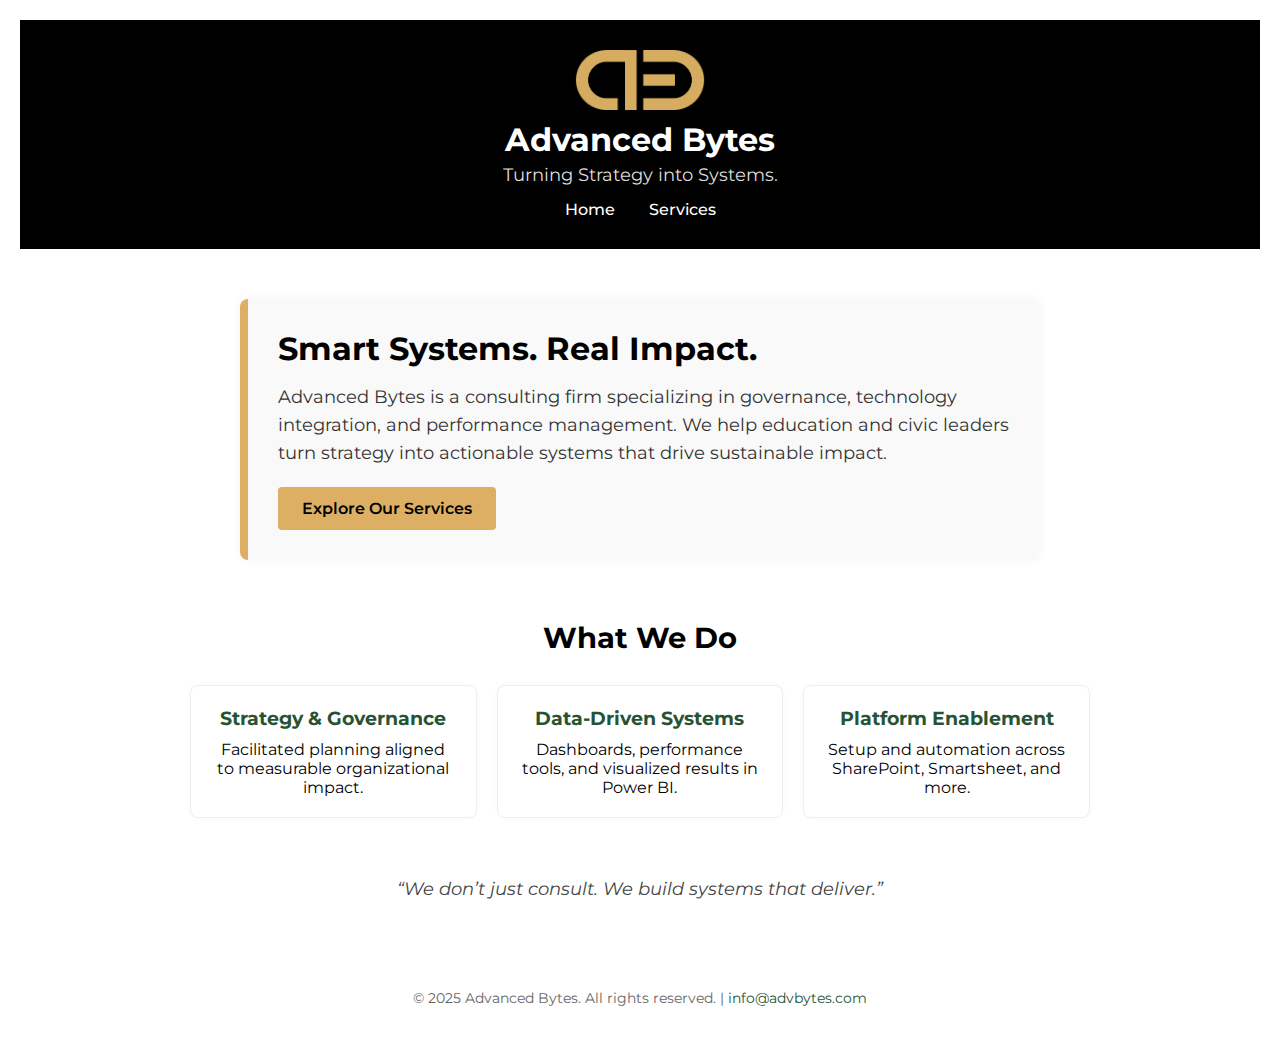
<file: index.html>
<!DOCTYPE html>
<html lang="en">
<head>
  <meta charset="UTF-8" />
  <meta name="viewport" content="width=device-width, initial-scale=1.0" />
  <title>Advanced Bytes | Turning Strategy into Systems</title>
  <link rel="stylesheet" href="style.css" />
  <link rel="icon" href="favicon.ico" type="image/x-icon" />
  <link href="https://fonts.googleapis.com/css2?family=Montserrat:wght@400;500;600;700&display=swap" rel="stylesheet">
</head>
<body>

  <header>
    <!-- Optional: Upload logo.png to your repo and uncomment the next line -->
    <img src="AB_logo.png" alt="Advanced Bytes Logo" class="logo" />
    <h1>Advanced Bytes</h1>
    <p class="tagline">Turning Strategy into Systems.</p>
    <nav>
      <a href="index.html">Home</a>
      <a href="services.html">Services</a>
    </nav>
  </header>

  <main>

    <!-- Hero Section -->
    <section class="hero">
      <h2>Smart Systems. Real Impact.</h2>
      <p>Advanced Bytes is a consulting firm specializing in governance, technology integration, and performance management. We help education and civic leaders turn strategy into actionable systems that drive sustainable impact.</p>
      <a class="button" href="services.html">Explore Our Services</a>
    </section>

    <!-- What We Do Section -->
    <section class="services-section">
      <h3>What We Do</h3>
      <div class="services-grid">
        <div class="service-card">
          <h4>Strategy & Governance</h4>
          <p>Facilitated planning aligned to measurable organizational impact.</p>
        </div>
        <div class="service-card">
          <h4>Data-Driven Systems</h4>
          <p>Dashboards, performance tools, and visualized results in Power BI.</p>
        </div>
        <div class="service-card">
          <h4>Platform Enablement</h4>
          <p>Setup and automation across SharePoint, Smartsheet, and more.</p>
        </div>
      </div>
    </section>

    <!-- Quote Block -->
    <section class="quote-block">
      <blockquote>
        “We don’t just consult. We build systems that deliver.”
      </blockquote>
    </section>

  </main>

  <footer>
    <p>&copy; 2025 Advanced Bytes. All rights reserved. | <a href="mailto:info@advbytes.com">info@advbytes.com</a></p>
  </footer>

</body>
</html>
</file>
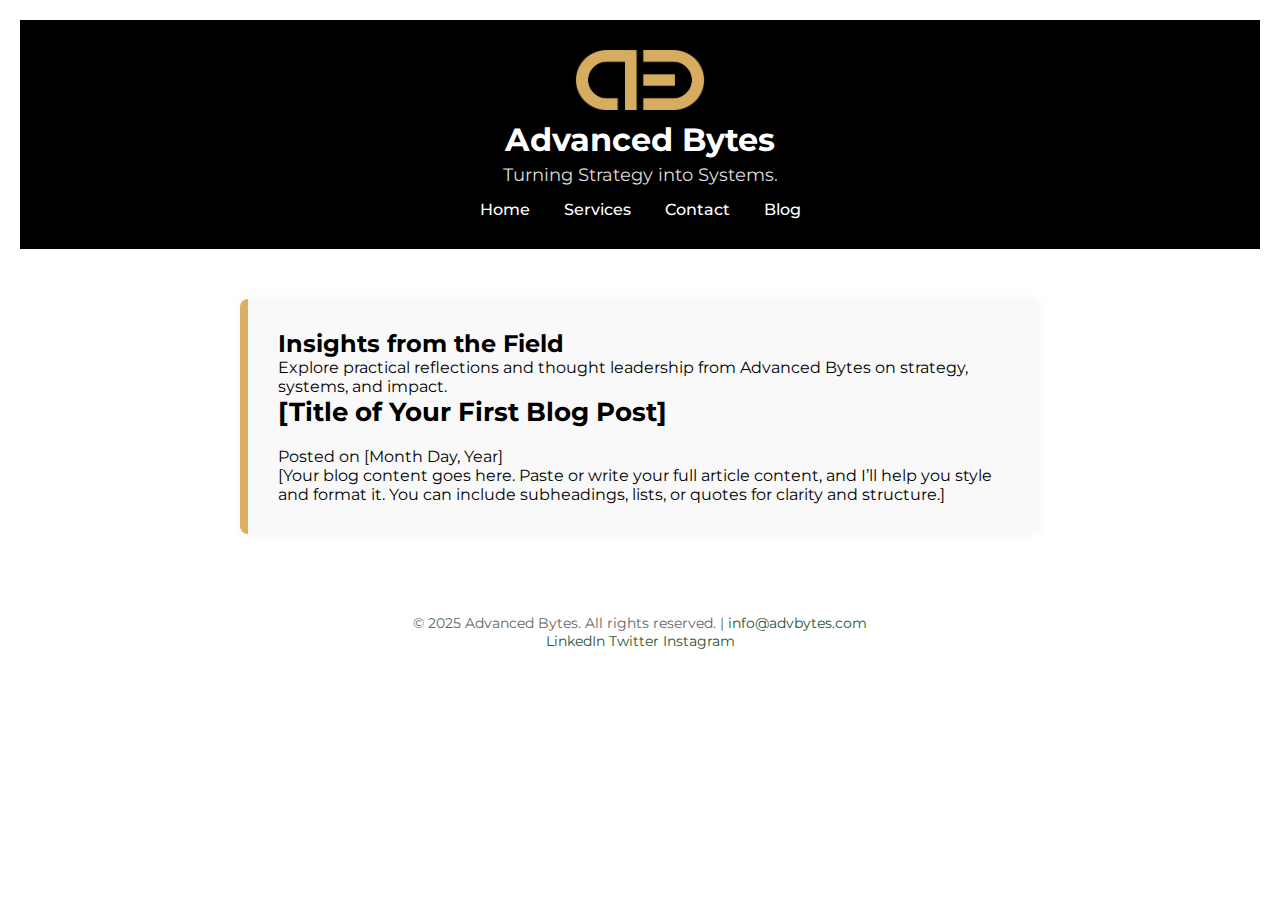
<file: blog.html>
<!DOCTYPE html>
<html lang="en">
<head>
  <meta charset="UTF-8" />
  <meta name="viewport" content="width=device-width, initial-scale=1.0" />
  <title>Blog | Advanced Bytes</title>
  <link rel="icon" href="favicon.ico" type="image/x-icon" />
  <link rel="stylesheet" href="style.css" />
  <link href="https://fonts.googleapis.com/css2?family=Montserrat:wght@400;500;600;700&display=swap" rel="stylesheet">
</head>
<body>
  <header>
    <img src="AB_logo.png" alt="Advanced Bytes Logo" class="logo" />
    <h1>Advanced Bytes</h1>
    <p class="tagline">Turning Strategy into Systems.</p>
    <nav>
      <a href="index.html">Home</a>
      <a href="services.html">Services</a>
      <a href="contact.html">Contact</a>
      <a href="blog.html">Blog</a>
    </nav>
  </header>

  <main class="container">
    <section class="services-card">
      <h2>Insights from the Field</h2>
      <p>Explore practical reflections and thought leadership from Advanced Bytes on strategy, systems, and impact.</p>

      <article class="blog-article">
        <h3>[Title of Your First Blog Post]</h3>
        <p class="blog-date">Posted on [Month Day, Year]</p>
        <p>[Your blog content goes here. Paste or write your full article content, and I’ll help you style and format it. You can include subheadings, lists, or quotes for clarity and structure.]</p>
      </article>

    </section>
  </main>

  <footer>
    <p>&copy; 2025 Advanced Bytes. All rights reserved. | <a href="mailto:info@advbytes.com">info@advbytes.com</a></p>
    <div class="social-links">
      <a href="#">LinkedIn</a>
      <a href="#">Twitter</a>
      <a href="#">Instagram</a>
    </div>
  </footer>
</body>
</html>
</file>
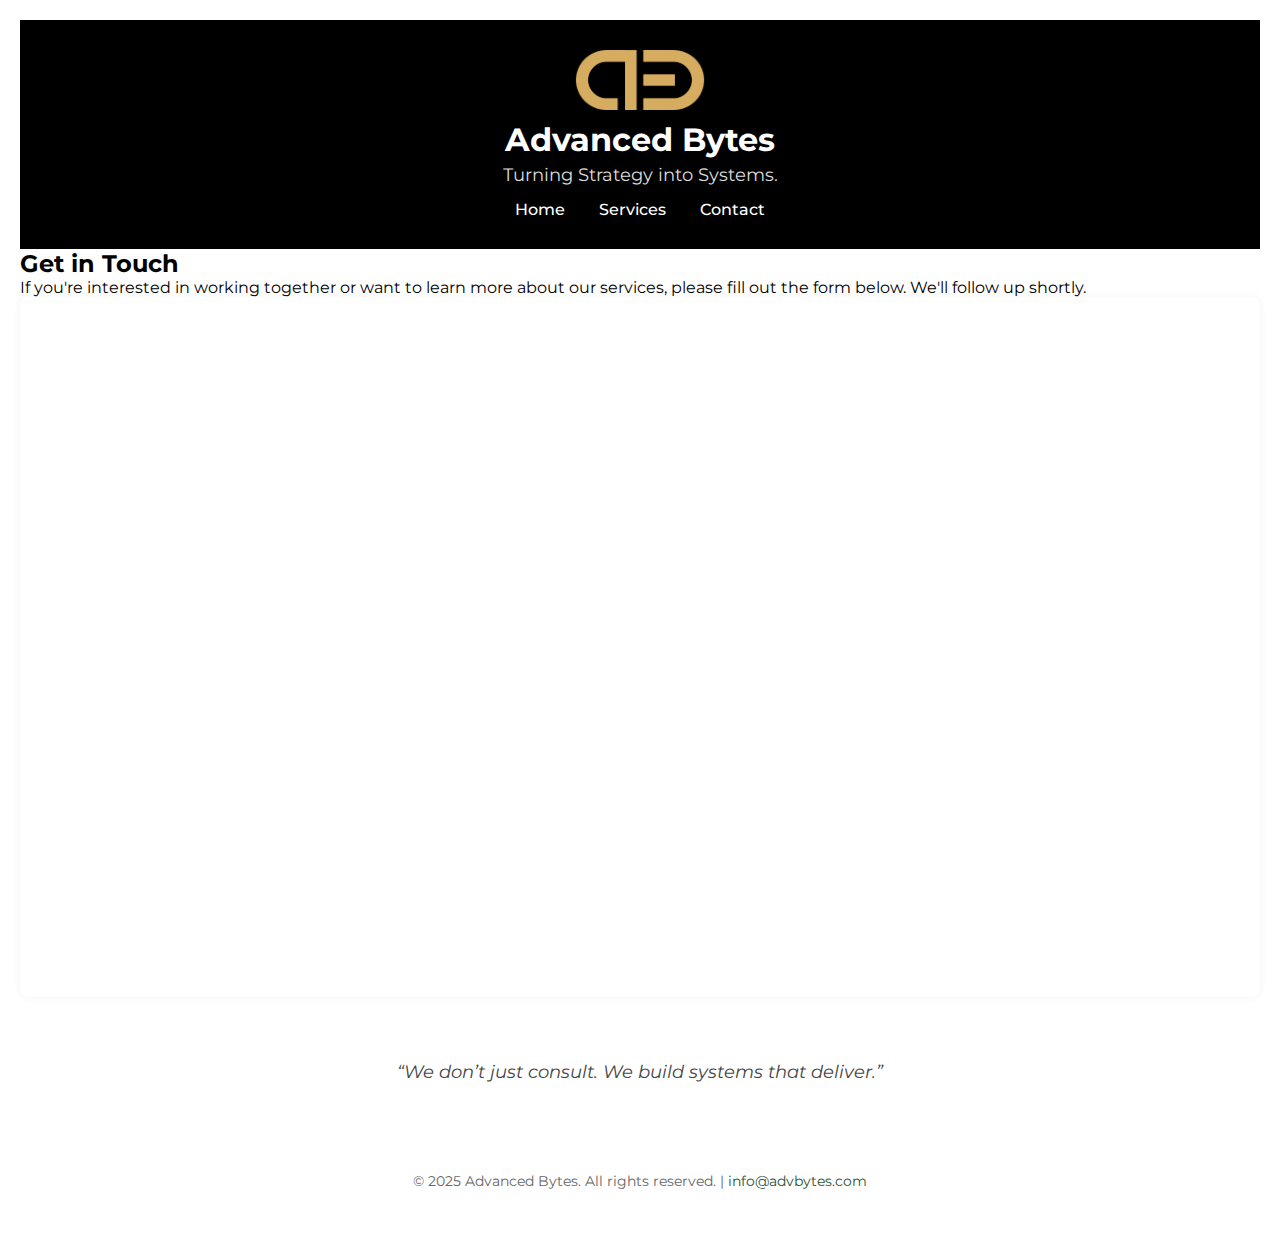
<file: contact.html>
<!DOCTYPE html>
<html lang="en">
<head>
  <meta charset="UTF-8" />
  <meta name="viewport" content="width=device-width, initial-scale=1.0" />
  <title>Contact | Advanced Bytes</title>
  <link rel="stylesheet" href="style.css" />
  <link rel="icon" href="favicon.ico" type="image/x-icon" />
  <link href="https://fonts.googleapis.com/css2?family=Montserrat:wght@400;500;600;700&display=swap" rel="stylesheet">
</head>
<body>

  <header>
    <!-- Optional: Upload logo.png to your repo and uncomment the next line -->
    <img src="AB_logo.png" alt="Advanced Bytes Logo" class="logo" />
    <h1>Advanced Bytes</h1>
    <p class="tagline">Turning Strategy into Systems.</p>
    <nav>
      <a href="index.html">Home</a>
      <a href="services.html">Services</a>
      <a href="contact.html">Contact</a>
    </nav>
  </header>

  <main>
    <section class="contact-card">
      <h2>Get in Touch</h2>
      <p>If you're interested in working together or want to learn more about our services, please fill out the form below. We'll follow up shortly.</p>

      <iframe src="https://forms.office.com/r/HbZ7MaAiz9" width="100%" height="700" frameborder="0" style="border: none; border-radius: 8px; box-shadow: 0 0 10px rgba(0,0,0,0.05);">Loading…</iframe>
    </section>
        <!-- Quote Block -->
    <section class="quote-block">
      <blockquote>
        “We don’t just consult. We build systems that deliver.”
      </blockquote>
    </section>
  </main>

  <footer>
    <p>&copy; 2025 Advanced Bytes. All rights reserved. | <a href="mailto:info@advbytes.com">info@advbytes.com</a></p>
  </footer>

</body>
</html>
</file>
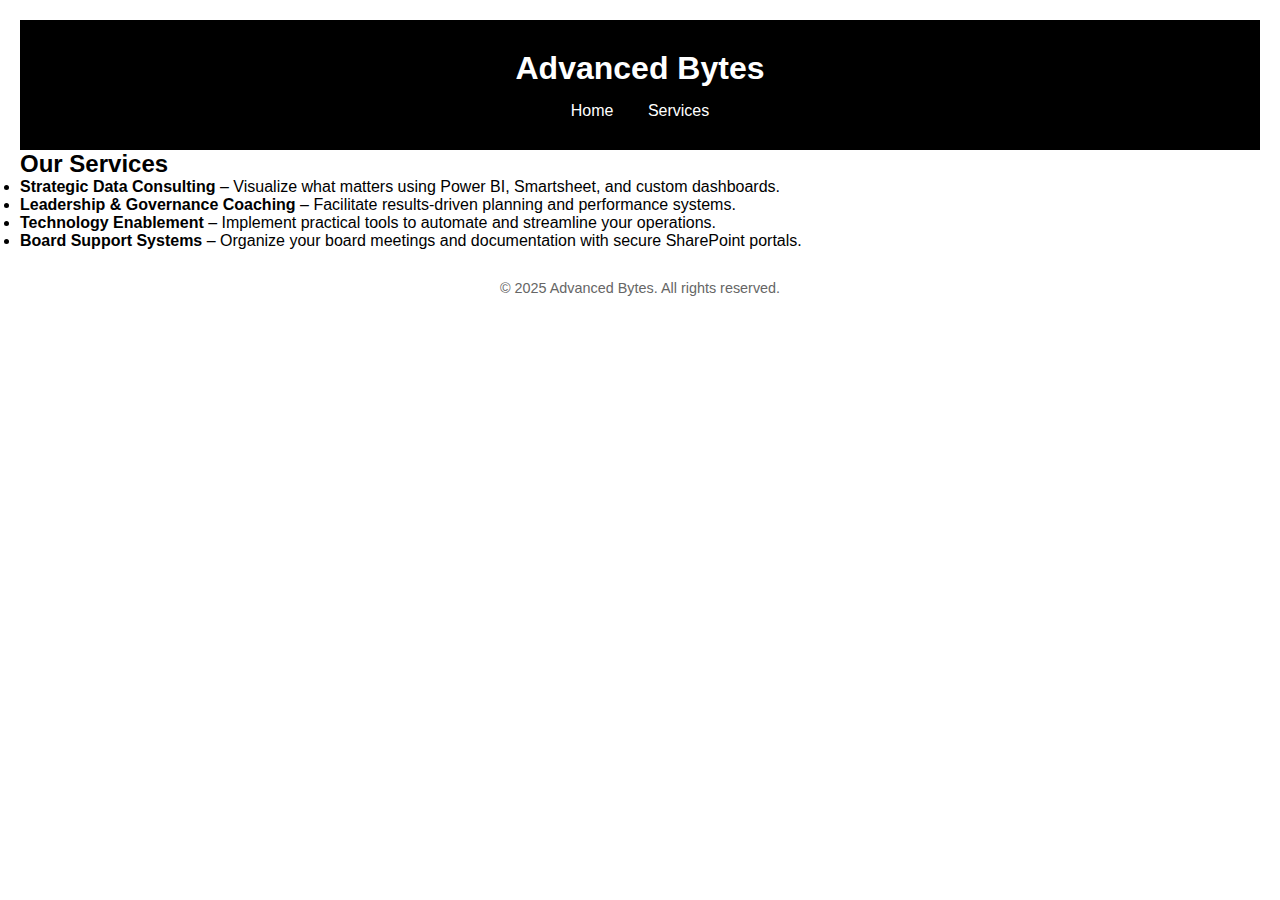
<file: services.html>
<!DOCTYPE html>
<html lang="en">
<head>
  <meta charset="UTF-8" />
  <meta name="viewport" content="width=device-width, initial-scale=1.0" />
  <title>Our Services | Advanced Bytes</title>
  <link rel="stylesheet" href="style.css" />
</head>
<body>
  <header>
    <h1>Advanced Bytes</h1>
    <nav>
      <a href="index.html">Home</a>
      <a href="services.html">Services</a>
    </nav>
  </header>

  <main>
    <section>
      <h2>Our Services</h2>
      <ul>
        <li><strong>Strategic Data Consulting</strong> – Visualize what matters using Power BI, Smartsheet, and custom dashboards.</li>
        <li><strong>Leadership & Governance Coaching</strong> – Facilitate results-driven planning and performance systems.</li>
        <li><strong>Technology Enablement</strong> – Implement practical tools to automate and streamline your operations.</li>
        <li><strong>Board Support Systems</strong> – Organize your board meetings and documentation with secure SharePoint portals.</li>
      </ul>
    </section>
  </main>

  <footer>
    <p>&copy; 2025 Advanced Bytes. All rights reserved.</p>
  </footer>
</body>
</html>
</file>
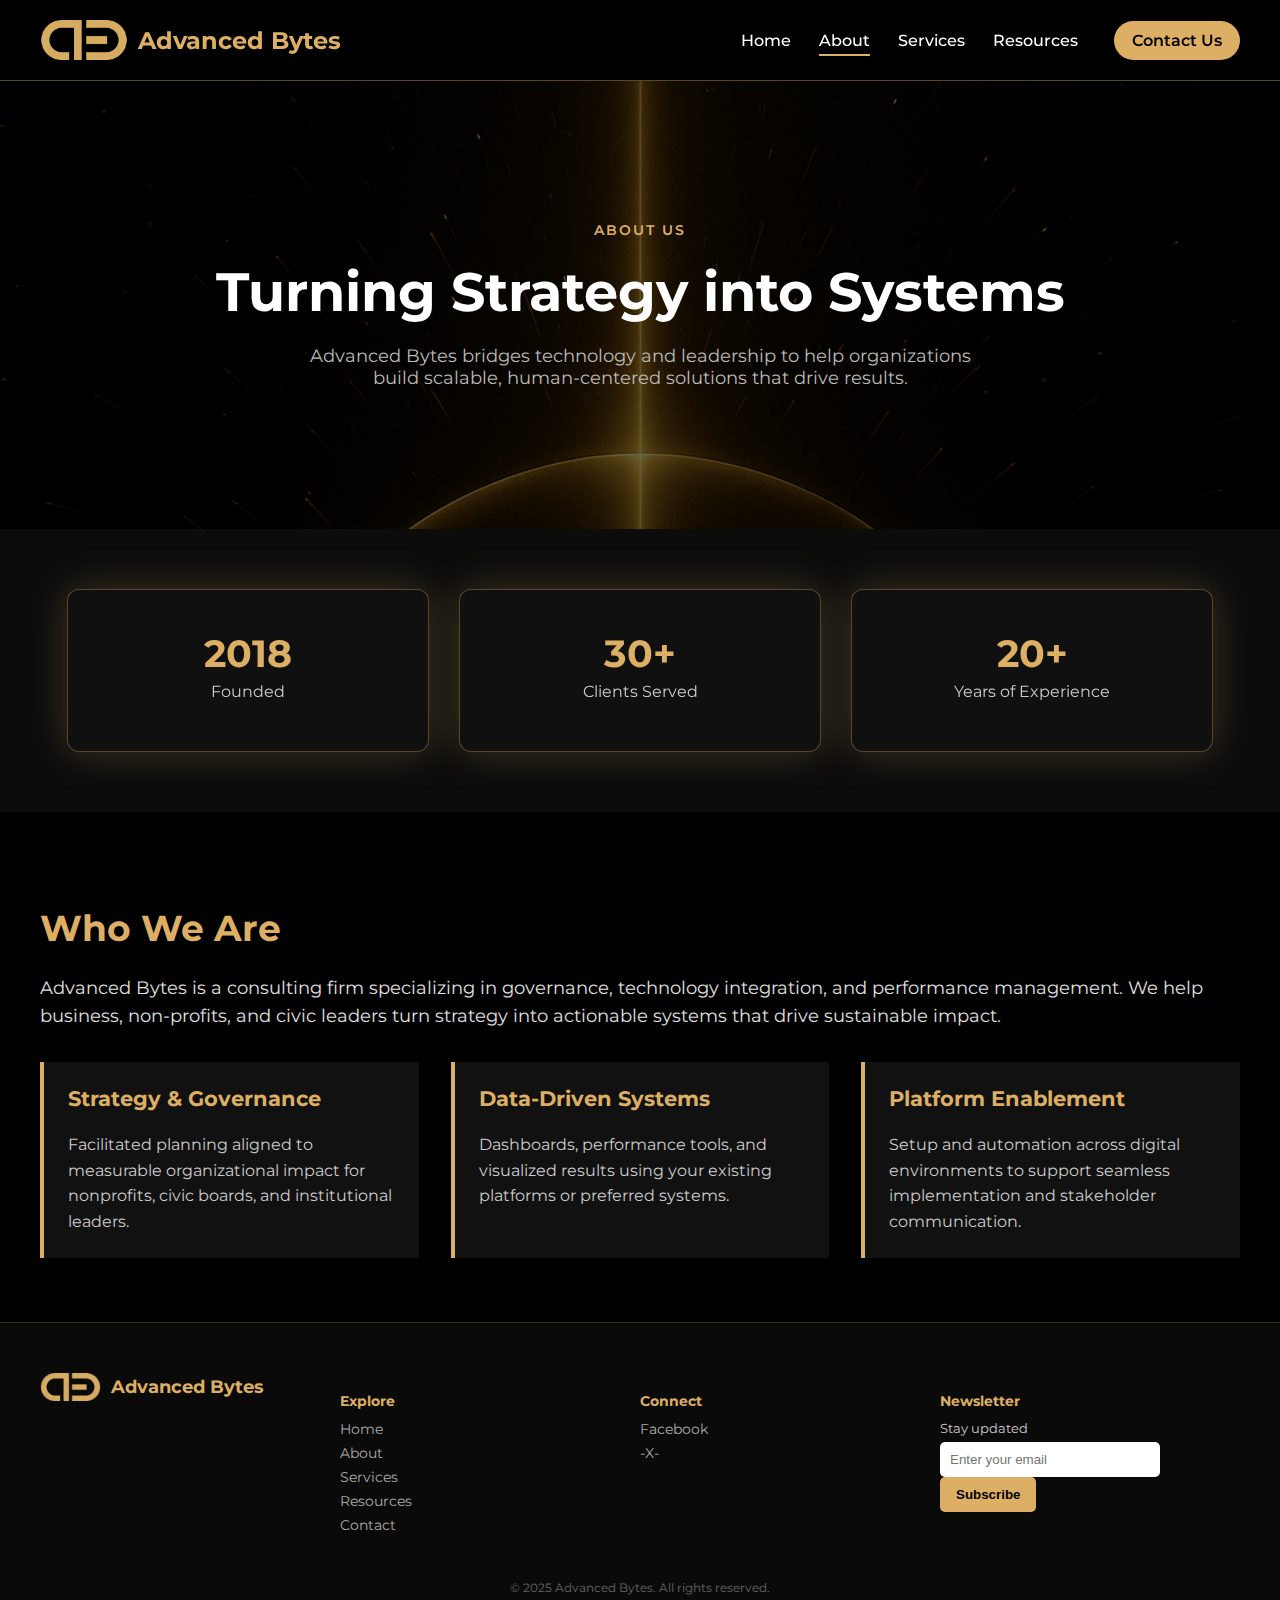
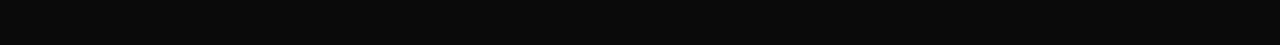
<file: pages/about.html>
<!DOCTYPE html>
<html lang="en">
<head>
  <meta charset="UTF-8" />
  <meta name="viewport" content="width=device-width, initial-scale=1.0" />
  <meta name="description" content="Learn about Advanced Bytes, a technology consultancy that helps leaders build innovative, people-centered systems." />
  <meta name="author" content="Advanced Bytes LLC">
  <title>About Us | Advanced Bytes</title>
  <link rel="icon" href="favicon.ico" type="image/x-icon">
  <link href="https://fonts.googleapis.com/css2?family=Montserrat:wght@400;600;700&display=swap" rel="stylesheet">
  <link href="https://unpkg.com/aos@2.3.1/dist/aos.css" rel="stylesheet" />  <!-- Adds scroll animations -->
  <link href="../assets/css/style.css" rel="stylesheet">
</head>

<body>

<!-- Header Section-->
  <header class="navbar">
    <div class="logo">
      <img src="../assets/icons/AB_logo.png" alt="Advanced Bytes Logo" />
      Advanced Bytes
    </div>
    <div class="nav-group">
      <nav>
        <a href="../index.html">Home</a>
        <a href="#" class="active">About</a>
        <a href="../pages/services.html">Services</a>
        <a href="../pages/resources.html">Resources</a>
      </nav>
      <a href="../pages/contact.html" class="button">Contact Us</a>
    </div>
  </header>

<!-- Content Section-->
  <div class="hero">
    <div class="tag">ABOUT US</div>
    <h1>Turning Strategy into Systems</h1>
    <p class="subtitle">Advanced Bytes bridges technology and leadership to help organizations build scalable, human-centered solutions that drive results.</p>
  </div>

  <section class="metrics">
    <div class="card" data-aos="fade-up" data-aos-delay="200">
      <h2>2018</h2>
      <p>Founded</p>
    </div>
    <div class="card" data-aos="fade-up" data-aos-delay="200">
      <h2>30+</h2>
      <p>Clients Served</p>
    </div>
    <div class="card" data-aos="fade-up" data-aos-delay="200">
      <h2>20+</h2>
      <p>Years of Experience</p>
    </div>
  </section>

<section class="about-section">
  <h2>Who We Are</h2>
  <p>
    Advanced Bytes is a consulting firm specializing in governance, technology integration, and performance management. We help business, non-profits, and civic leaders turn strategy into actionable systems that drive sustainable impact.
  </p>

  <div class="about-columns">
    <div class="about-card">
      <h3>Strategy & Governance</h3>
      <p>Facilitated planning aligned to measurable organizational impact for nonprofits, civic boards, and institutional leaders.</p>
    </div>
    <div class="about-card">
      <h3>Data-Driven Systems</h3>
      <p>Dashboards, performance tools, and visualized results using your existing platforms or preferred systems.</p>
    </div>
    <div class="about-card">
      <h3>Platform Enablement</h3>
      <p>Setup and automation across digital environments to support seamless implementation and stakeholder communication.</p>
    </div>
  </div>
</section>

<!-- Footer Section-->
  <footer>
    <div class="footer-column">
      <div class="footer-logo">
        <img src="../assets/icons/AB_logo.png" alt="AdvBytes Logo">
        Advanced Bytes
      </div>
    </div>
    <div class="footer-column">
      <h4>Explore</h4>
      <a href="../index.html">Home</a>
      <a href="../pages/about.html">About</a>
      <a href="../pages/services.html">Services</a>
      <a href="../pages/resources.html">Resources</a>
      <a href="../pages/contact.html">Contact</a>
    </div>
    <div class="footer-column">
      <h4>Connect</h4>
      <a href="https://www.facebook.com/advancedbytes">Facebook</a>
      <a href="https://x.com/AdvancedBytes">-X-</a>
    </div>
     <div class="footer-column newsletter">
      <h4>Newsletter</h4>
      <label for="newsletter-email">Stay updated</label>
    <!-- Newsletter Form -->
    <form id="newsletter-form">
      <input type="email" id="newsletter-email" placeholder="Enter your email" required />
      <button type="submit" class="button">Subscribe</button>
    </form>

    <!-- Pop-up message -->
    <div id="subscribe-popup" style="display: none; position: fixed; bottom: 30px; right: 30px; background: #285333; color: white; padding: 12px 18px; border-radius: 8px; font-weight: 500; box-shadow: 0 4px 6px rgba(0,0,0,0.2); z-index: 1000;">
      🎉 Thank you for subscribing!
    </div>


    </div>
    <div class="footer-bottom">
      © 2025 Advanced Bytes. All rights reserved.
    </div>
  </footer>
  
<!-- Scroll Animations script reference-->
<script src="https://unpkg.com/aos@2.3.1/dist/aos.js"></script>
<script>
  AOS.init();
</script>

<script src="../assets/scripts/newsletter.js"></script>

  
</body>
</html>
</file>
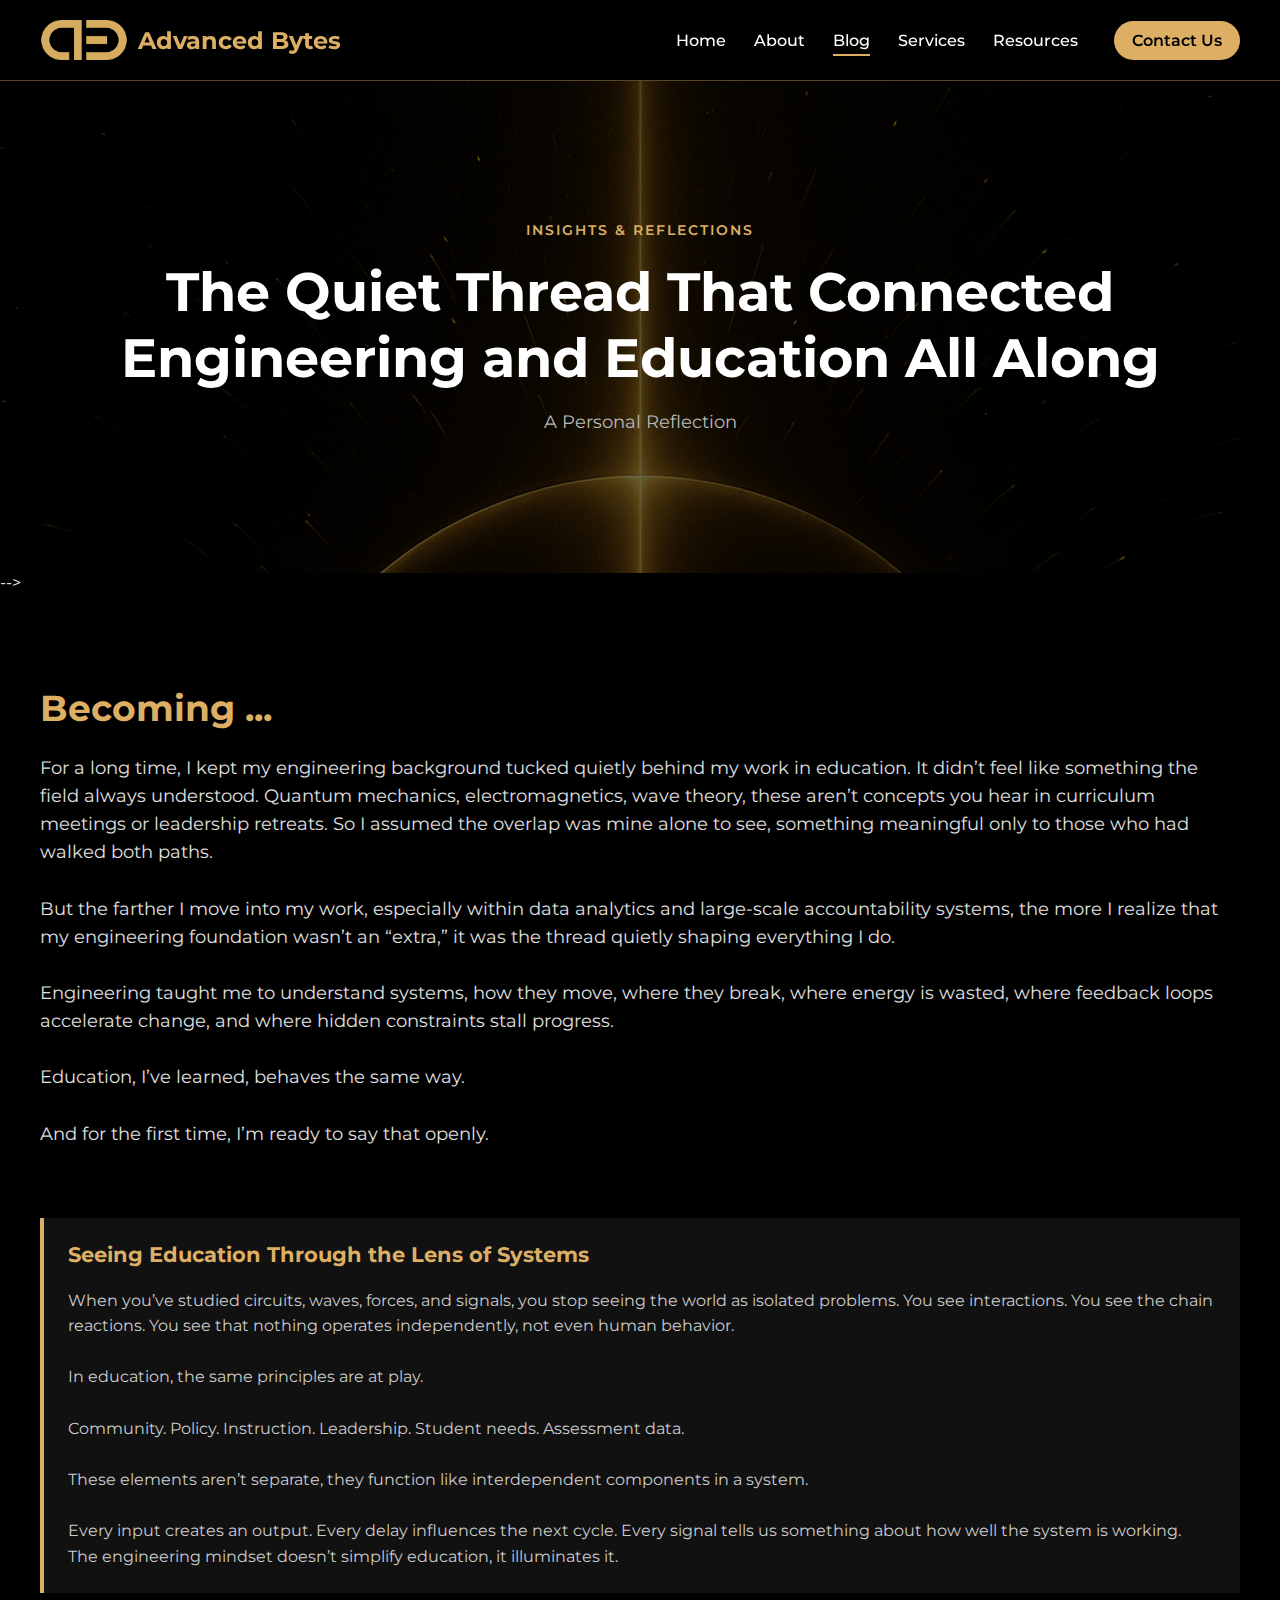
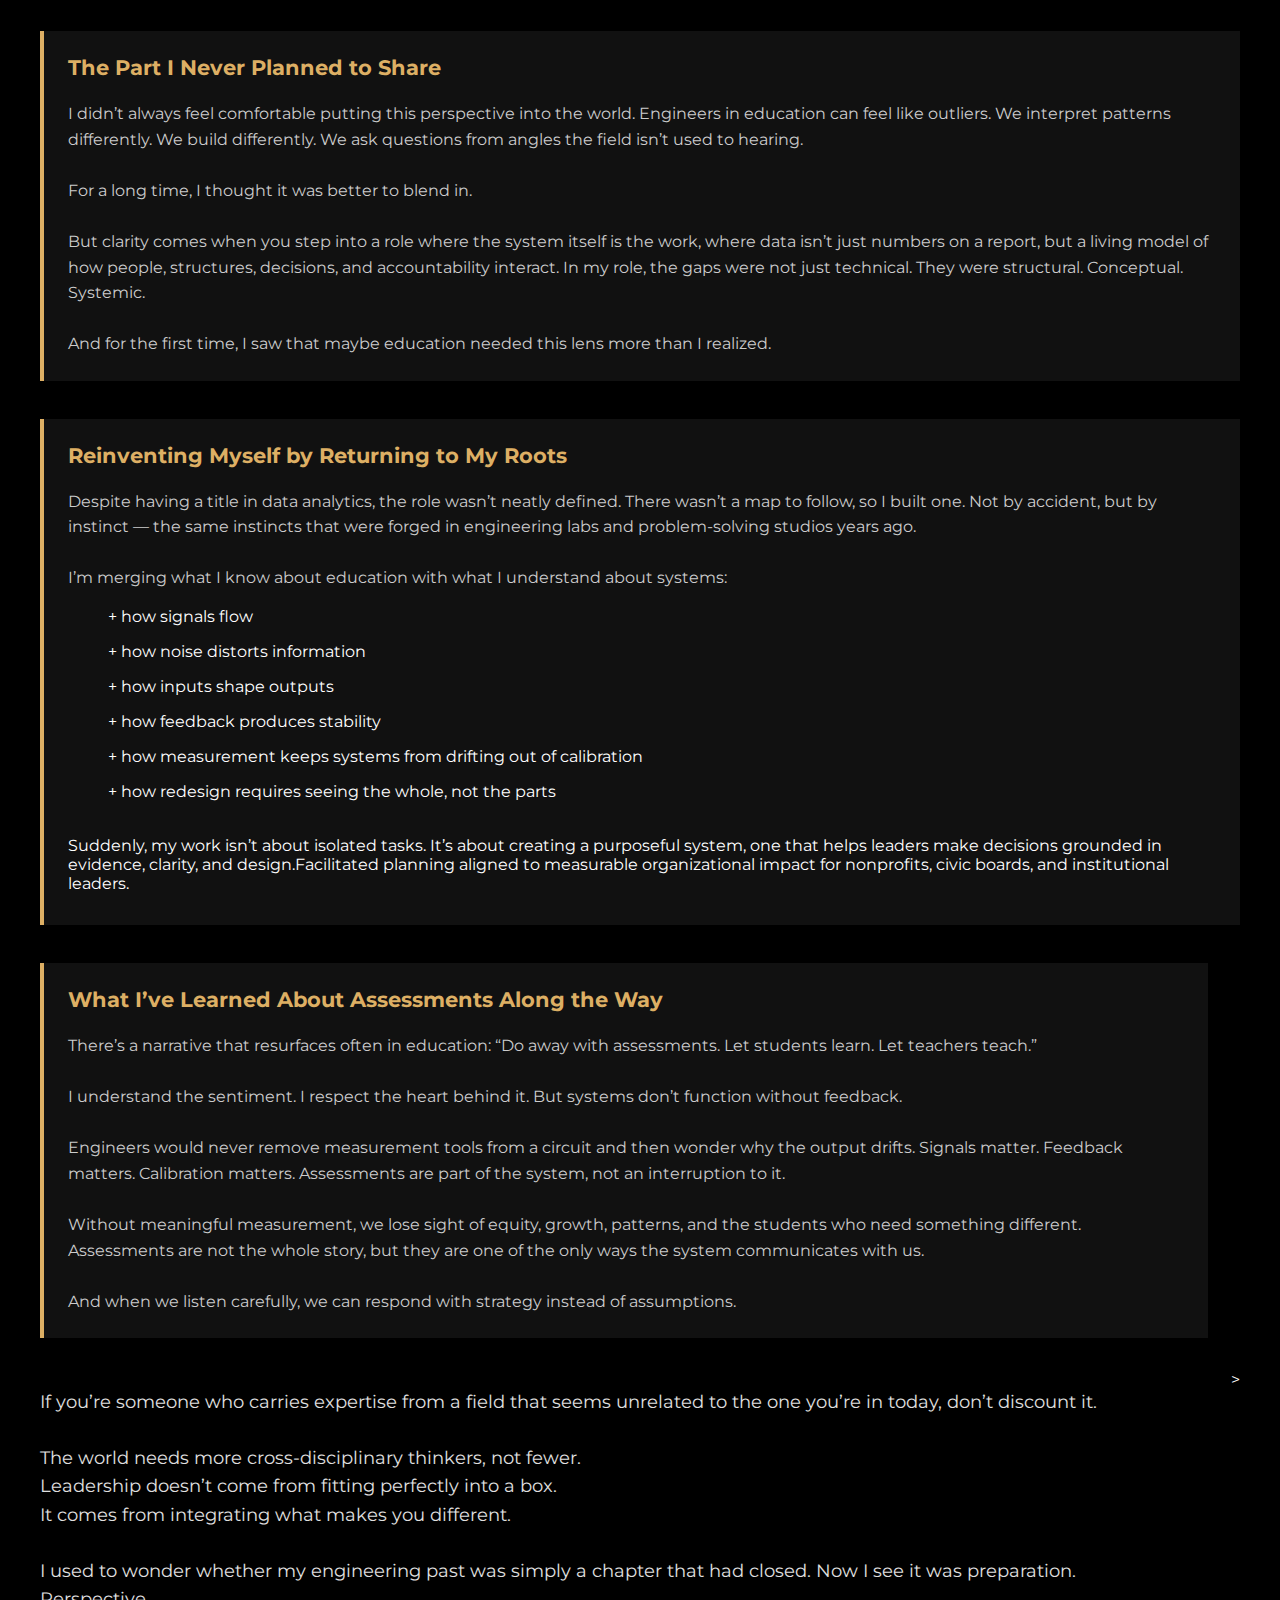
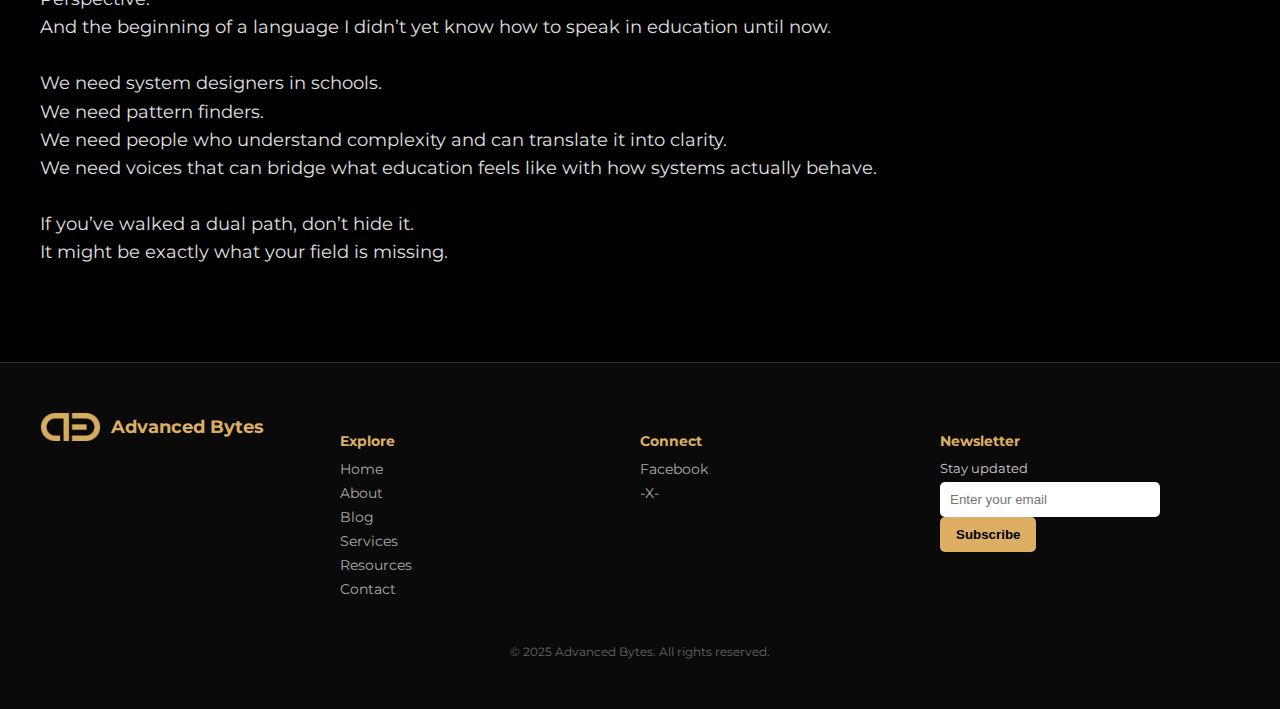
<file: pages/b1125a.html>
<!DOCTYPE html>
<html lang="en">
<head>
  <meta charset="UTF-8" />
  <meta name="viewport" content="width=device-width, initial-scale=1.0" />
  <meta name="description" content="Blog Templarte from  Advanced Bytes" />
  <meta name="author" content="Advanced Bytes LLC">
  <title>Blog | Advanced Bytes</title>
  <link rel="icon" href="../favicon.ico" type="image/x-icon">
  <link href="https://fonts.googleapis.com/css2?family=Montserrat:wght@400;600;700&display=swap" rel="stylesheet">
  <link href="https://unpkg.com/aos@2.3.1/dist/aos.css" rel="stylesheet" />  <!-- Adds scroll animations -->
  <link href="../assets/css/style.css" rel="stylesheet">
</head>
<!--Date of Blog Writing 11/30/2025-->
<body>

<!-- Header Section-->
  <header class="navbar">
    <div class="logo">
      <img src="../assets/icons/AB_logo.png" alt="Advanced Bytes Logo" />
      Advanced Bytes
    </div>
    <div class="nav-group">
      <nav>
        <a href="../index.html">Home</a>
        <a href="../pages/about.html">About</a>
        <a href="../pages/blog.html" class="active">Blog</a>
        <a href="../pages/services.html">Services</a>
        <a href="../pages/resources.html">Resources</a>
      </nav>
      <a href="../pages/contact.html" class="button">Contact Us</a>
    </div>
  </header>

<!-- Content Section-->
  <div class="hero">
    <div class="tag">INSIGHTS & REFLECTIONS</div>
    <h1>The Quiet Thread That Connected Engineering and Education All Along</h1>
    <p class="subtitle">A Personal Reflection</p>
  </div>
<!--Introduction Paragraph-->-->
<section class="about-section">
    <h2>Becoming ...</h2>
    <p>For a long time, I kept my engineering background tucked quietly behind my work in education. It didn’t feel like something the field always understood. Quantum mechanics, electromagnetics, wave theory, these aren’t concepts you hear in curriculum meetings or leadership retreats. So I assumed the overlap was mine alone to see, something meaningful only to those who had walked both paths.<br>
    <br>
    But the farther I move into my work, especially within data analytics and large-scale accountability systems, the more I realize that my engineering foundation wasn’t an “extra,” it was the thread quietly shaping everything I do.<br>
    <br>
    Engineering taught me to understand systems, how they move, where they break, where energy is wasted, where feedback loops accelerate change, and where hidden constraints stall progress.<br>
    <br>
    Education, I’ve learned, behaves the same way.<br>
    <br>
    And for the first time, I’m ready to say that openly.</p>
<br><br>
<!--First Concept-->
  <div class="about-columns">
    <div class="about-card">
      <h3>Seeing Education Through the Lens of Systems</h3>
        <p>When you’ve studied circuits, waves, forces, and signals, you stop seeing the world as isolated problems. You see interactions. You see the chain reactions. You see that nothing operates independently, not even human behavior.<br>
        <br>
        In education, the same principles are at play.<br>
        <br>
        Community. Policy. Instruction. Leadership. Student needs. Assessment data.<br>
        <br>
        These elements aren’t separate, they function like interdependent components in a system.<br>
        <br>
        Every input creates an output. Every delay influences the next cycle. Every signal tells us something about how well the system is working.<br>
        The engineering mindset doesn’t simplify education, it illuminates it.<br>
        </p>
    </div>
  </div>
  <br><br>
<!--Second Concept-->
  <div class="about-columns">
    <div class="about-card">
      <h3>The Part I Never Planned to Share</h3>
        <p>I didn’t always feel comfortable putting this perspective into the world. Engineers in education can feel like outliers. We interpret patterns differently. We build differently. We ask questions from angles the field isn’t used to hearing.<br>
        <br>
        For a long time, I thought it was better to blend in.<br>
        <br>
        But clarity comes when you step into a role where the system itself is the work, where data isn’t just numbers on a report, but a living model of how people, structures, decisions, and accountability interact. In my role, the gaps were not just technical. They were structural. Conceptual. Systemic.<br>
        <br>
        And for the first time, I saw that maybe education needed this lens more than I realized.
        </p>
    </div>
  </div>
  <br><br>
<!--Third Concept-->
  <div class="about-columns">
    <div class="about-card">
      <h3>Reinventing Myself by Returning to My Roots</h3>
        <p>Despite having a title in data analytics, the role wasn’t neatly defined. There wasn’t a map to follow, so I built one. Not by accident, but by instinct — the same instincts that were forged in engineering labs and problem-solving studios years ago.<br>
        <br>
        I’m merging what I know about education with what I understand about systems:
        <ol>+ how signals flow</ol>
        <ol>+ how noise distorts information</ol>
        <ol>+ how inputs shape outputs</ol>
        <ol>+ how feedback produces stability</ol>
        <ol>+ how measurement keeps systems from drifting out of calibration</ol>
        <ol>+ how redesign requires seeing the whole, not the parts</ol>
        <br>
        Suddenly, my work isn’t about isolated tasks. It’s about creating a purposeful system, one that helps leaders make decisions grounded in evidence, clarity, and design.Facilitated planning aligned to measurable organizational impact for nonprofits, civic boards, and institutional leaders.</p>
    </div>
  </div>
  <br><br>
<!--Fourth Concept-->
  <div class="about-columns">
    <div class="about-card">
      <h3>What I’ve Learned About Assessments Along the Way</h3>
        <p>There’s a narrative that resurfaces often in education: “Do away with assessments. Let students learn. Let teachers teach.”<br>
        <br>
        I understand the sentiment. I respect the heart behind it. But systems don’t function without feedback.<br>
        <br>
        Engineers would never remove measurement tools from a circuit and then wonder why the output drifts. Signals matter. Feedback matters. Calibration matters. Assessments are part of the system, not an interruption to it.<br>
        <br>
        Without meaningful measurement, we lose sight of equity, growth, patterns, and the students who need something different. Assessments are not the whole story, but they are one of the only ways the system communicates with us.<br>
        <br>
        And when we listen carefully, we can respond with strategy instead of assumptions.</p>
    </div>
    <br><br>
<!--Closing Message-->
  <p>If you’re someone who carries expertise from a field that seems unrelated to the one you’re in today, don’t discount it.<br>
  <br>
  The world needs more cross-disciplinary thinkers, not fewer.<br>
  Leadership doesn’t come from fitting perfectly into a box.<br>
  It comes from integrating what makes you different.<br>
  <br>
  I used to wonder whether my engineering past was simply a chapter that had closed.
  Now I see it was preparation.<br>
  Perspective.<br>
  And the beginning of a language I didn’t yet know how to speak in education until now.<br>
  <br>
  We need system designers in schools.<br>
  We need pattern finders.<br>
  We need people who understand complexity and can translate it into clarity.<br>
  We need voices that can bridge what education feels like with how systems actually behave.<br>
  <br>
  If you’ve walked a dual path, don’t hide it.<br>
  It might be exactly what your field is missing.
  </p>>
  <br><br>
</section>


<!-- Footer Section-->
  <footer>
    <div class="footer-column">
      <div class="footer-logo">
        <img src="../assets/icons/AB_logo.png" alt="AdvBytes Logo">
        Advanced Bytes
      </div>
    </div>
    <div class="footer-column">
      <h4>Explore</h4>
      <a href="../index.html">Home</a>
      <a href="../pages/about.html">About</a>
      <a href="../pages/blog.html">Blog</a>
      <a href="../pages/services.html">Services</a>
      <a href="../pages/resources.html">Resources</a>
      <a href="../pages/contact.html">Contact</a>
    </div>
    <div class="footer-column">
      <h4>Connect</h4>
      <a href="https://www.facebook.com/advancedbytes">Facebook</a>
      <a href="https://x.com/AdvancedBytes">-X-</a>
    </div>
     <div class="footer-column newsletter">
      <h4>Newsletter</h4>
      <label for="newsletter-email">Stay updated</label>
    <!-- Newsletter Form -->
    <form id="newsletter-form">
      <input type="email" id="newsletter-email" placeholder="Enter your email" required />
      <button type="submit" class="button">Subscribe</button>
    </form>

    <!-- Pop-up message -->
    <div id="subscribe-popup" style="display: none; position: fixed; bottom: 30px; right: 30px; background: #285333; color: white; padding: 12px 18px; border-radius: 8px; font-weight: 500; box-shadow: 0 4px 6px rgba(0,0,0,0.2); z-index: 1000;">
      🎉 Thank you for subscribing!
    </div>


    </div>
    <div class="footer-bottom">
      © 2025 Advanced Bytes. All rights reserved.
    </div>
  </footer>
  
<!-- Scroll Animations script reference-->
<script src="https://unpkg.com/aos@2.3.1/dist/aos.js"></script>
<script>
  AOS.init();
</script>

<script src="../assets/scripts/newsletter.js"></script>

  
</body>
</html>
</file>
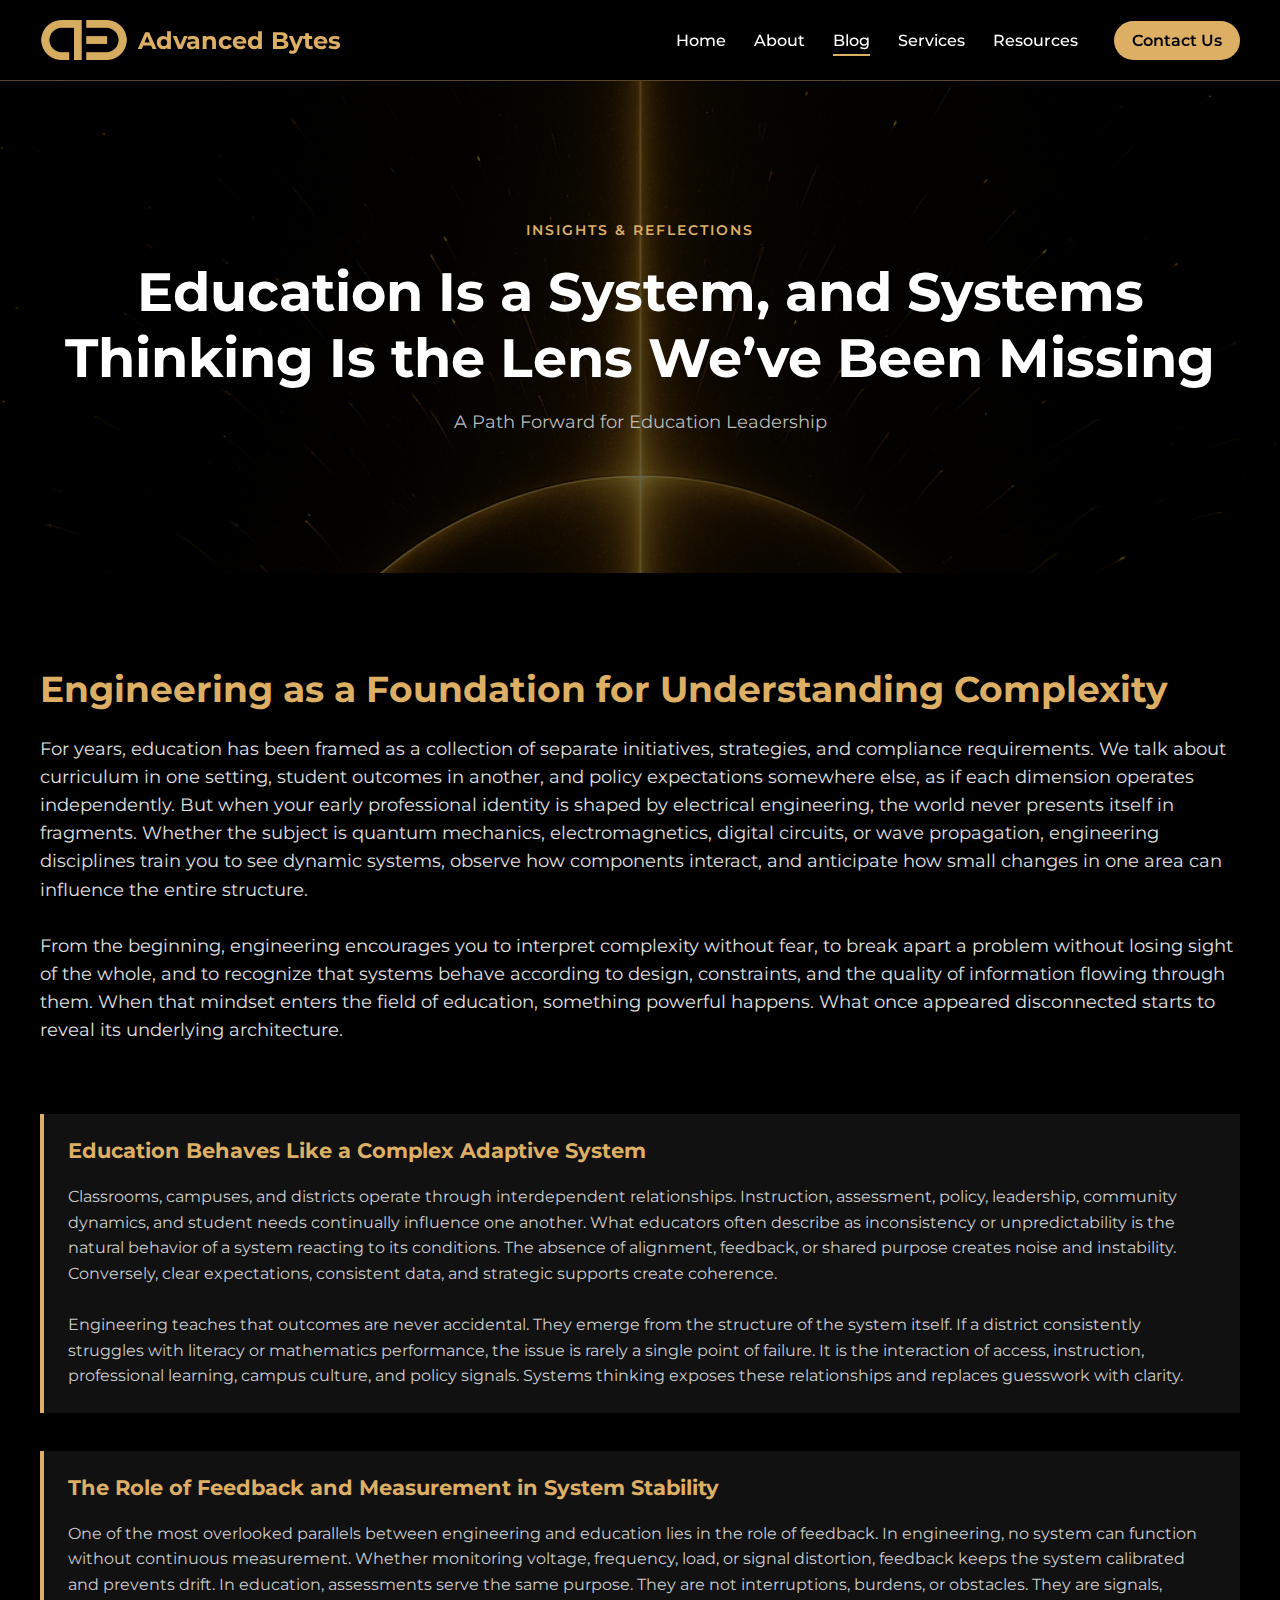
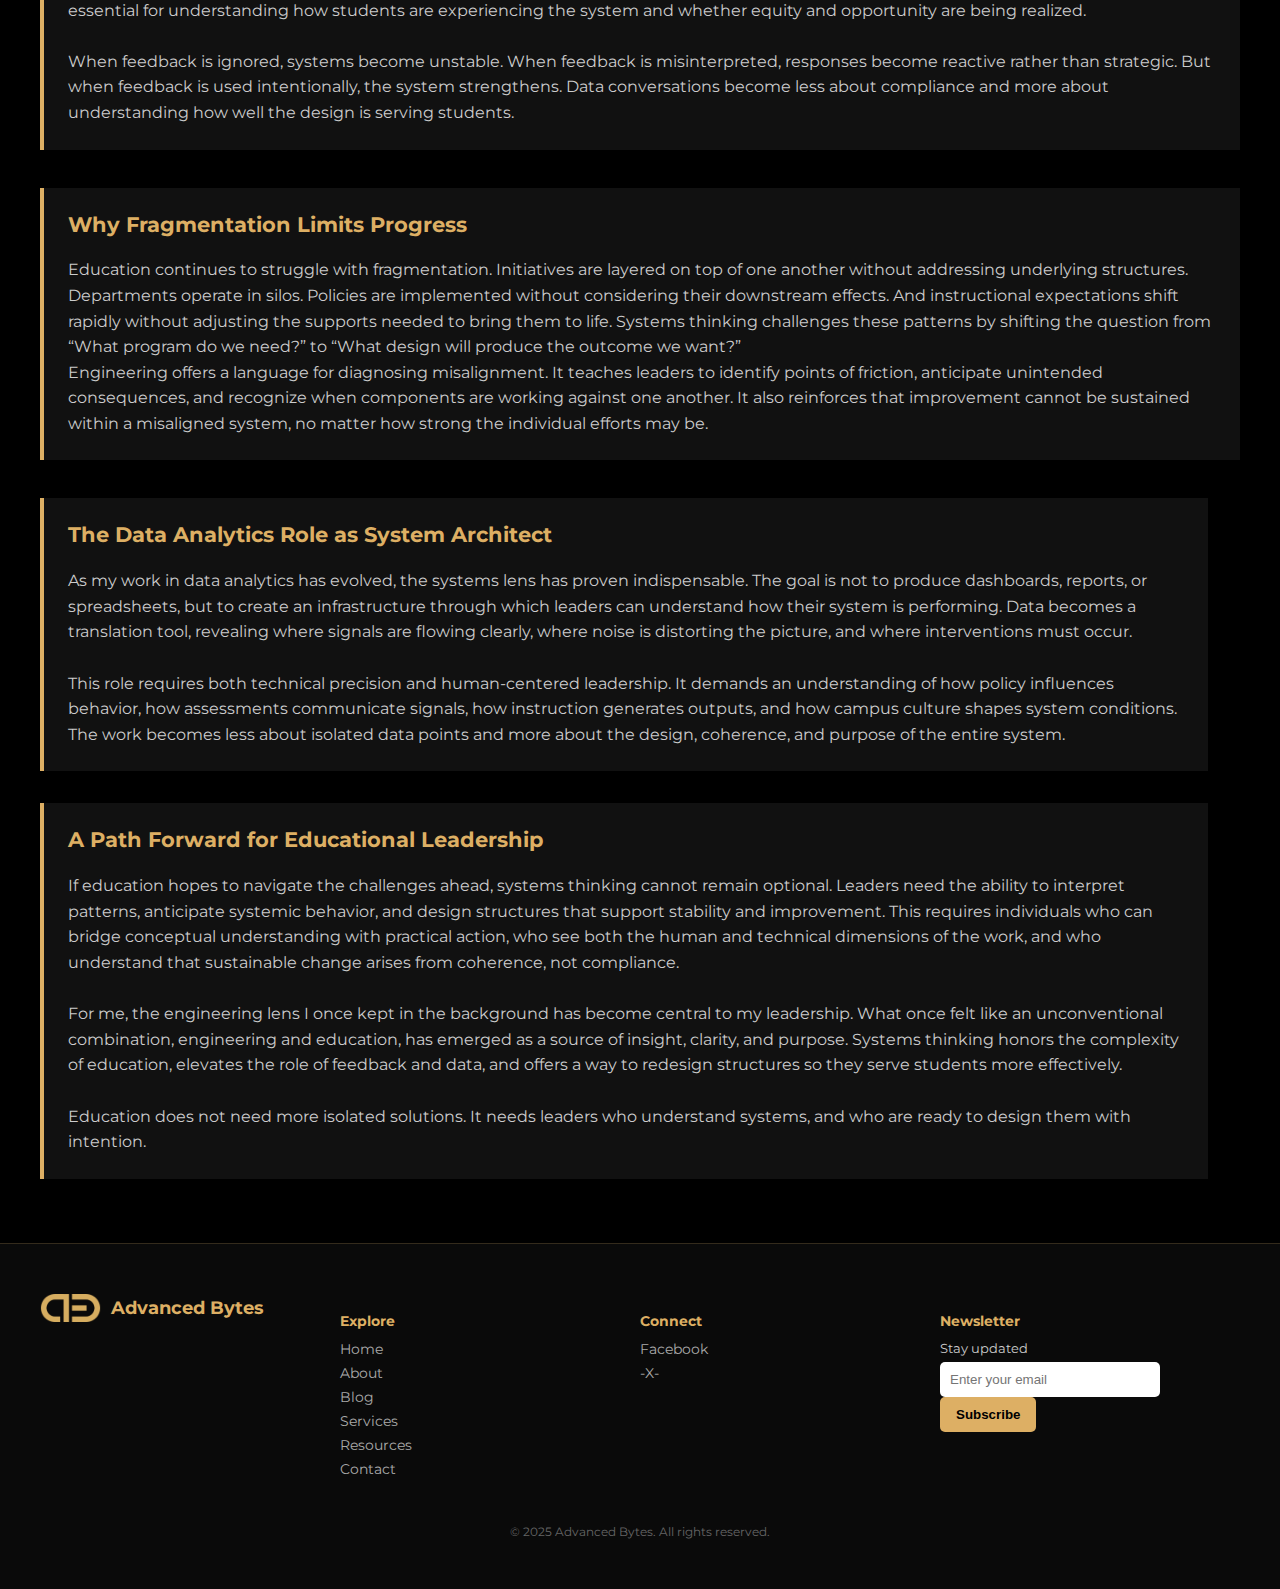
<file: pages/b1125b.html>
<!DOCTYPE html>
<html lang="en">
<head>
  <meta charset="UTF-8" />
  <meta name="viewport" content="width=device-width, initial-scale=1.0" />
  <meta name="description" content="Blog Templarte from  Advanced Bytes" />
  <meta name="author" content="Advanced Bytes LLC">
  <title>Blog | Advanced Bytes</title>
  <link rel="icon" href="../favicon.ico" type="image/x-icon">
  <link href="https://fonts.googleapis.com/css2?family=Montserrat:wght@400;600;700&display=swap" rel="stylesheet">
  <link href="https://unpkg.com/aos@2.3.1/dist/aos.css" rel="stylesheet" />  <!-- Adds scroll animations -->
  <link href="../assets/css/style.css" rel="stylesheet">
</head>
<!--Date of Blog Writing 11/30/2025-->
<body>

<!-- Header Section-->
  <header class="navbar">
    <div class="logo">
      <img src="../assets/icons/AB_logo.png" alt="Advanced Bytes Logo" />
      Advanced Bytes
    </div>
    <div class="nav-group">
      <nav>
        <a href="../index.html">Home</a>
        <a href="../pages/about.html">About</a>
        <a href="../pages/blog.html" class="active">Blog</a>
        <a href="../pages/services.html">Services</a>
        <a href="../pages/resources.html">Resources</a>
      </nav>
      <a href="../pages/contact.html" class="button">Contact Us</a>
    </div>
  </header>

<!-- Content Section-->
  <div class="hero">
    <div class="tag">INSIGHTS & REFLECTIONS</div>
    <h1>Education Is a System, and Systems Thinking Is the Lens We’ve Been Missing</h1>
    <p class="subtitle">A Path Forward for Education Leadership</p>
  </div>
<!--Introduction Paragraph-->
<section class="about-section">
    <h2>Engineering as a Foundation for Understanding Complexity</h2>
    <p>For years, education has been framed as a collection of separate initiatives, strategies, and compliance requirements. We talk about curriculum in one setting, student outcomes in another, and policy expectations somewhere else, as if each dimension operates independently. But when your early professional identity is shaped by electrical engineering, the world never presents itself in fragments. Whether the subject is quantum mechanics, electromagnetics, digital circuits, or wave propagation, engineering disciplines train you to see dynamic systems, observe how components interact, and anticipate how small changes in one area can influence the entire structure.<br>
    <br>
    From the beginning, engineering encourages you to interpret complexity without fear, to break apart a problem without losing sight of the whole, and to recognize that systems behave according to design, constraints, and the quality of information flowing through them. When that mindset enters the field of education, something powerful happens. What once appeared disconnected starts to reveal its underlying architecture.</p>
<br><br>
<!--First Concept-->
  <div class="about-columns">
    <div class="about-card">
      <h3>Education Behaves Like a Complex Adaptive System</h3>
        <p>Classrooms, campuses, and districts operate through interdependent relationships. Instruction, assessment, policy, leadership, community dynamics, and student needs continually influence one another. What educators often describe as inconsistency or unpredictability is the natural behavior of a system reacting to its conditions. The absence of alignment, feedback, or shared purpose creates noise and instability. Conversely, clear expectations, consistent data, and strategic supports create coherence.<br>
        <br>
        Engineering teaches that outcomes are never accidental. They emerge from the structure of the system itself. If a district consistently struggles with literacy or mathematics performance, the issue is rarely a single point of failure. It is the interaction of access, instruction, professional learning, campus culture, and policy signals. Systems thinking exposes these relationships and replaces guesswork with clarity.
        </p>
    </div>
  </div>
  <br><br>
<!--Second Concept-->
  <div class="about-columns">
    <div class="about-card">
      <h3>The Role of Feedback and Measurement in System Stability</h3>
        <p>One of the most overlooked parallels between engineering and education lies in the role of feedback. In engineering, no system can function without continuous measurement. Whether monitoring voltage, frequency, load, or signal distortion, feedback keeps the system calibrated and prevents drift. In education, assessments serve the same purpose. They are not interruptions, burdens, or obstacles. They are signals, essential for understanding how students are experiencing the system and whether equity and opportunity are being realized.<br>
        <br>
        When feedback is ignored, systems become unstable. When feedback is misinterpreted, responses become reactive rather than strategic. But when feedback is used intentionally, the system strengthens. Data conversations become less about compliance and more about understanding how well the design is serving students.
        </p>
    </div>
  </div>
  <br><br>
<!--Third Concept-->
  <div class="about-columns">
    <div class="about-card">
      <h3>Why Fragmentation Limits Progress</h3>
        <p>Education continues to struggle with fragmentation. Initiatives are layered on top of one another without addressing underlying structures. Departments operate in silos. Policies are implemented without considering their downstream effects. And instructional expectations shift rapidly without adjusting the supports needed to bring them to life. Systems thinking challenges these patterns by shifting the question from “What program do we need?” to “What design will produce the outcome we want?”
        <br>
        Engineering offers a language for diagnosing misalignment. It teaches leaders to identify points of friction, anticipate unintended consequences, and recognize when components are working against one another. It also reinforces that improvement cannot be sustained within a misaligned system, no matter how strong the individual efforts may be.</p>
    </div>
  </div>
  <br><br>
<!--Fourth Concept-->
  <div class="about-columns">
    <div class="about-card">
      <h3>The Data Analytics Role as System Architect</h3>
        <p>As my work in data analytics has evolved, the systems lens has proven indispensable. The goal is not to produce dashboards, reports, or spreadsheets, but to create an infrastructure through which leaders can understand how their system is performing. Data becomes a translation tool, revealing where signals are flowing clearly, where noise is distorting the picture, and where interventions must occur.<br>
        <br>
        This role requires both technical precision and human-centered leadership. It demands an understanding of how policy influences behavior, how assessments communicate signals, how instruction generates outputs, and how campus culture shapes system conditions. The work becomes less about isolated data points and more about the design, coherence, and purpose of the entire system.</p>
    </div>
    <br><br>
<!--Fifth Concept-->
  <div class="about-columns">
    <div class="about-card">
      <h3>A Path Forward for Educational Leadership</h3>
        <p>If education hopes to navigate the challenges ahead, systems thinking cannot remain optional. Leaders need the ability to interpret patterns, anticipate systemic behavior, and design structures that support stability and improvement. This requires individuals who can bridge conceptual understanding with practical action, who see both the human and technical dimensions of the work, and who understand that sustainable change arises from coherence, not compliance.<br>
        <br>
        For me, the engineering lens I once kept in the background has become central to my leadership. What once felt like an unconventional combination, engineering and education, has emerged as a source of insight, clarity, and purpose. Systems thinking honors the complexity of education, elevates the role of feedback and data, and offers a way to redesign structures so they serve students more effectively.<br>
        <br>
        Education does not need more isolated solutions. It needs leaders who understand systems, and who are ready to design them with intention.</p>
    </div>
    <br><br>

</section>


<!-- Footer Section-->
  <footer>
    <div class="footer-column">
      <div class="footer-logo">
        <img src="../assets/icons/AB_logo.png" alt="AdvBytes Logo">
        Advanced Bytes
      </div>
    </div>
    <div class="footer-column">
      <h4>Explore</h4>
      <a href="../index.html">Home</a>
      <a href="../pages/about.html">About</a>
      <a href="../pages/blog.html">Blog</a>
      <a href="../pages/services.html">Services</a>
      <a href="../pages/resources.html">Resources</a>
      <a href="../pages/contact.html">Contact</a>
    </div>
    <div class="footer-column">
      <h4>Connect</h4>
      <a href="https://www.facebook.com/advancedbytes">Facebook</a>
      <a href="https://x.com/AdvancedBytes">-X-</a>
    </div>
     <div class="footer-column newsletter">
      <h4>Newsletter</h4>
      <label for="newsletter-email">Stay updated</label>
    <!-- Newsletter Form -->
    <form id="newsletter-form">
      <input type="email" id="newsletter-email" placeholder="Enter your email" required />
      <button type="submit" class="button">Subscribe</button>
    </form>

    <!-- Pop-up message -->
    <div id="subscribe-popup" style="display: none; position: fixed; bottom: 30px; right: 30px; background: #285333; color: white; padding: 12px 18px; border-radius: 8px; font-weight: 500; box-shadow: 0 4px 6px rgba(0,0,0,0.2); z-index: 1000;">
      🎉 Thank you for subscribing!
    </div>


    </div>
    <div class="footer-bottom">
      © 2025 Advanced Bytes. All rights reserved.
    </div>
  </footer>
  
<!-- Scroll Animations script reference-->
<script src="https://unpkg.com/aos@2.3.1/dist/aos.js"></script>
<script>
  AOS.init();
</script>

<script src="../assets/scripts/newsletter.js"></script>

  
</body>
</html>
</file>
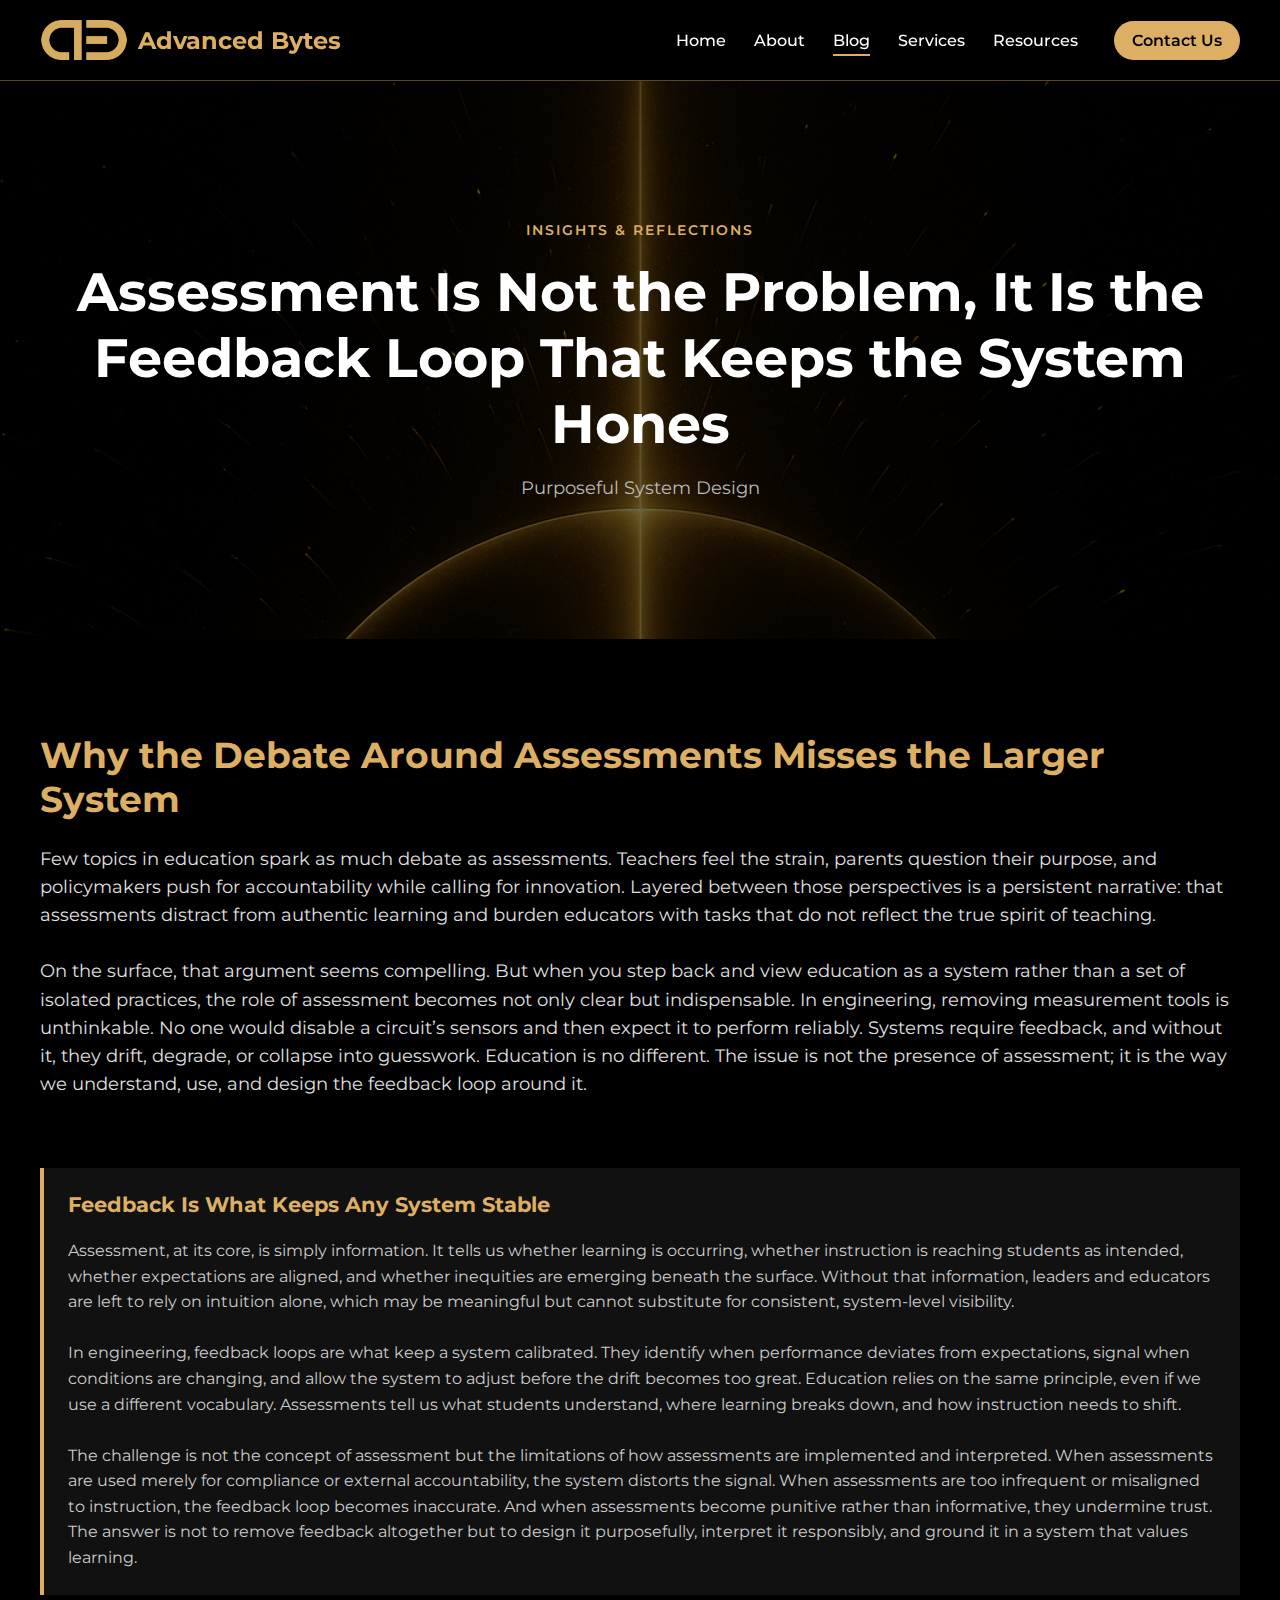
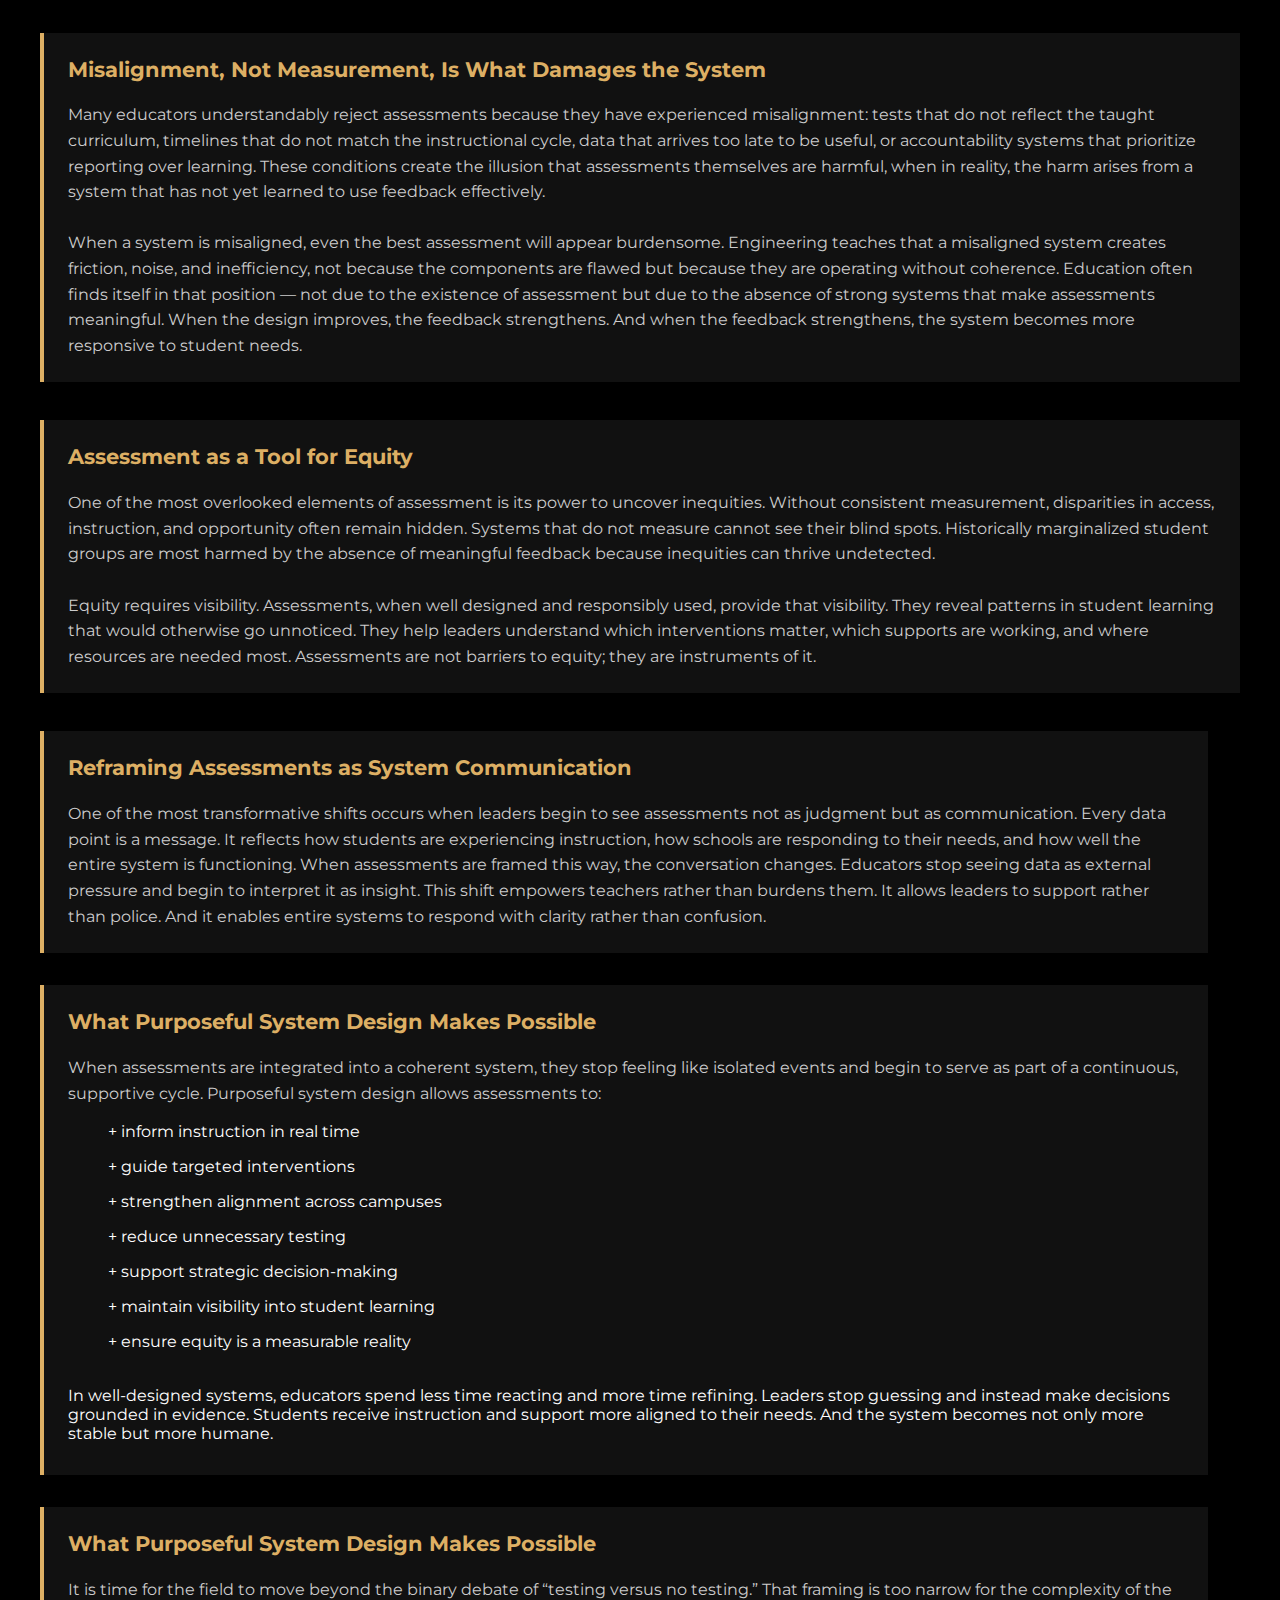
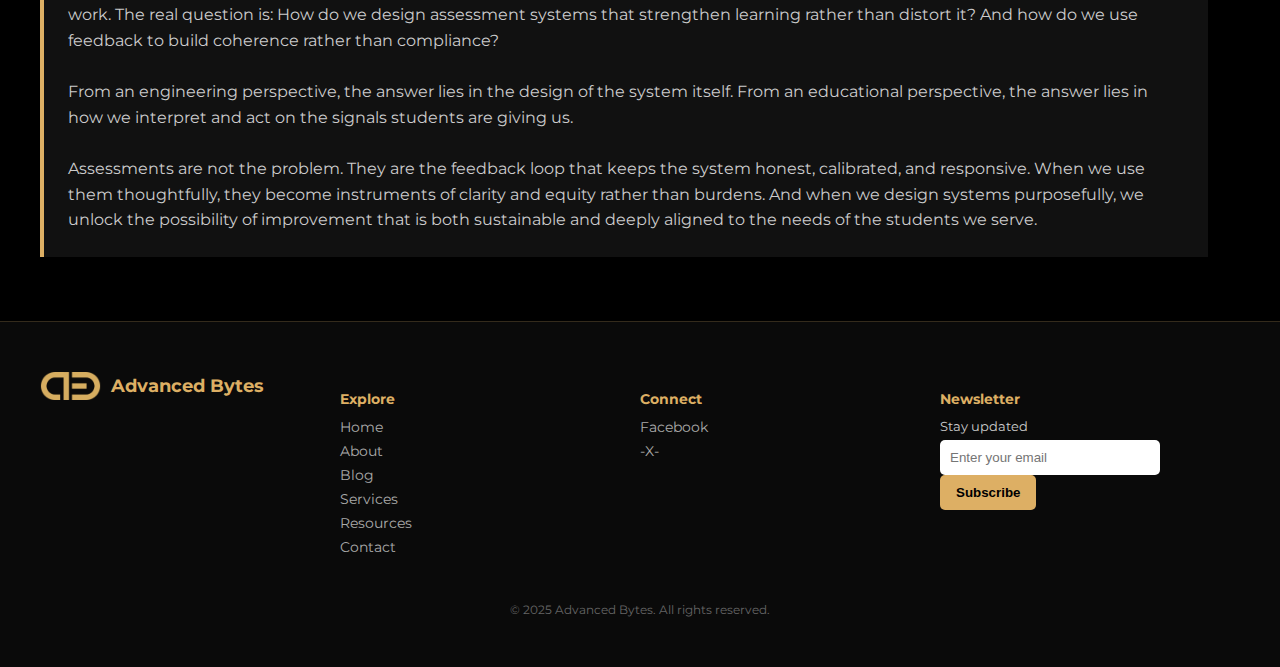
<file: pages/b1125c.html>
<!DOCTYPE html>
<html lang="en">
<head>
  <meta charset="UTF-8" />
  <meta name="viewport" content="width=device-width, initial-scale=1.0" />
  <meta name="description" content="Blog Templarte from  Advanced Bytes" />
  <meta name="author" content="Advanced Bytes LLC">
  <title>Blog | Advanced Bytes</title>
  <link rel="icon" href="../favicon.ico" type="image/x-icon">
  <link href="https://fonts.googleapis.com/css2?family=Montserrat:wght@400;600;700&display=swap" rel="stylesheet">
  <link href="https://unpkg.com/aos@2.3.1/dist/aos.css" rel="stylesheet" />  <!-- Adds scroll animations -->
  <link href="../assets/css/style.css" rel="stylesheet">
</head>
<!--Date of Blog Writing 11/30/2025-->
<body>

<!-- Header Section-->
  <header class="navbar">
    <div class="logo">
      <img src="../assets/icons/AB_logo.png" alt="Advanced Bytes Logo" />
      Advanced Bytes
    </div>
    <div class="nav-group">
      <nav>
        <a href="../index.html">Home</a>
        <a href="../pages/about.html">About</a>
        <a href="../pages/blog.html" class="active">Blog</a>
        <a href="../pages/services.html">Services</a>
        <a href="../pages/resources.html">Resources</a>
      </nav>
      <a href="../pages/contact.html" class="button">Contact Us</a>
    </div>
  </header>

<!-- Content Section-->
  <div class="hero">
    <div class="tag">INSIGHTS & REFLECTIONS</div>
    <h1>Assessment Is Not the Problem, It Is the Feedback Loop That Keeps the System Hones</h1>
    <p class="subtitle">Purposeful System Design</p>
  </div>
<!--Introduction Paragraph-->
<section class="about-section">
    <h2>Why the Debate Around Assessments Misses the Larger System</h2>
    <p>Few topics in education spark as much debate as assessments. Teachers feel the strain, parents question their purpose, and policymakers push for accountability while calling for innovation. Layered between those perspectives is a persistent narrative: that assessments distract from authentic learning and burden educators with tasks that do not reflect the true spirit of teaching.<br>
    <br>
    On the surface, that argument seems compelling. But when you step back and view education as a system rather than a set of isolated practices, the role of assessment becomes not only clear but indispensable. In engineering, removing measurement tools is unthinkable. No one would disable a circuit’s sensors and then expect it to perform reliably. Systems require feedback, and without it, they drift, degrade, or collapse into guesswork. Education is no different. The issue is not the presence of assessment; it is the way we understand, use, and design the feedback loop around it.
    </p>
<br><br>
<!--First Concept-->
  <div class="about-columns">
    <div class="about-card">
      <h3>Feedback Is What Keeps Any System Stable</h3>
        <p>Assessment, at its core, is simply information. It tells us whether learning is occurring, whether instruction is reaching students as intended, whether expectations are aligned, and whether inequities are emerging beneath the surface. Without that information, leaders and educators are left to rely on intuition alone, which may be meaningful but cannot substitute for consistent, system-level visibility.<br>
        <br>
         In engineering, feedback loops are what keep a system calibrated. They identify when performance deviates from expectations, signal when conditions are changing, and allow the system to adjust before the drift becomes too great. Education relies on the same principle, even if we use a different vocabulary. Assessments tell us what students understand, where learning breaks down, and how instruction needs to shift.<br>
        <br>
        The challenge is not the concept of assessment but the limitations of how assessments are implemented and interpreted. When assessments are used merely for compliance or external accountability, the system distorts the signal. When assessments are too infrequent or misaligned to instruction, the feedback loop becomes inaccurate. And when assessments become punitive rather than informative, they undermine trust. The answer is not to remove feedback altogether but to design it purposefully, interpret it responsibly, and ground it in a system that values learning.
        </p>
    </div>
  </div>
  <br><br>
<!--Second Concept-->
  <div class="about-columns">
    <div class="about-card">
      <h3>Misalignment, Not Measurement, Is What Damages the System</h3>
        <p>Many educators understandably reject assessments because they have experienced misalignment: tests that do not reflect the taught curriculum, timelines that do not match the instructional cycle, data that arrives too late to be useful, or accountability systems that prioritize reporting over learning. These conditions create the illusion that assessments themselves are harmful, when in reality, the harm arises from a system that has not yet learned to use feedback effectively.<br>
        <br>
        When a system is misaligned, even the best assessment will appear burdensome. Engineering teaches that a misaligned system creates friction, noise, and inefficiency, not because the components are flawed but because they are operating without coherence. Education often finds itself in that position — not due to the existence of assessment but due to the absence of strong systems that make assessments meaningful. When the design improves, the feedback strengthens. And when the feedback strengthens, the system becomes more responsive to student needs.
        </p>
    </div>
  </div>
  <br><br>
<!--Third Concept-->
  <div class="about-columns">
    <div class="about-card">
      <h3>Assessment as a Tool for Equity</h3>
        <p>One of the most overlooked elements of assessment is its power to uncover inequities. Without consistent measurement, disparities in access, instruction, and opportunity often remain hidden. Systems that do not measure cannot see their blind spots. Historically marginalized student groups are most harmed by the absence of meaningful feedback because inequities can thrive undetected.<br>
        <br>
        Equity requires visibility. Assessments, when well designed and responsibly used, provide that visibility. They reveal patterns in student learning that would otherwise go unnoticed. They help leaders understand which interventions matter, which supports are working, and where resources are needed most. Assessments are not barriers to equity; they are instruments of it.
        </p>
    </div>
  </div>
  <br><br>
<!--Fourth Concept-->
  <div class="about-columns">
    <div class="about-card">
      <h3>Reframing Assessments as System Communication</h3>
        <p>One of the most transformative shifts occurs when leaders begin to see assessments not as judgment but as communication. Every data point is a message. It reflects how students are experiencing instruction, how schools are responding to their needs, and how well the entire system is functioning. When assessments are framed this way, the conversation changes. Educators stop seeing data as external pressure and begin to interpret it as insight. This shift empowers teachers rather than burdens them. It allows leaders to support rather than police. And it enables entire systems to respond with clarity rather than confusion.
        </p>
    </div>
    <br><br>
<!--Fifth Concept-->
  <div class="about-columns">
    <div class="about-card">
      <h3>What Purposeful System Design Makes Possible</h3>
        <p>When assessments are integrated into a coherent system, they stop feeling like isolated events and begin to serve as part of a continuous, supportive cycle. Purposeful system design allows assessments to:<br>
        <ol>+ inform instruction in real time</ol>
        <ol>+ guide targeted interventions</ol>
        <ol>+ strengthen alignment across campuses</ol>
        <ol>+ reduce unnecessary testing</ol>
        <ol>+ support strategic decision-making</ol>
        <ol>+ maintain visibility into student learning</ol>
        <ol>+ ensure equity is a measurable reality</ol><br>
        In well-designed systems, educators spend less time reacting and more time refining. Leaders stop guessing and instead make decisions grounded in evidence. Students receive instruction and support more aligned to their needs. And the system becomes not only more stable but more humane.
        </p>
    </div>
    <br><br>
<!--Sixth  Concept-->
  <div class="about-columns">
    <div class="about-card">
      <h3>What Purposeful System Design Makes Possible</h3>
        <p>It is time for the field to move beyond the binary debate of “testing versus no testing.” That framing is too narrow for the complexity of the work. The real question is: How do we design assessment systems that strengthen learning rather than distort it? And how do we use feedback to build coherence rather than compliance?<br>
        <br>
        From an engineering perspective, the answer lies in the design of the system itself. From an educational perspective, the answer lies in how we interpret and act on the signals students are giving us.<br>
        <br>
        Assessments are not the problem. They are the feedback loop that keeps the system honest, calibrated, and responsive. When we use them thoughtfully, they become instruments of clarity and equity rather than burdens. And when we design systems purposefully, we unlock the possibility of improvement that is both sustainable and deeply aligned to the needs of the students we serve.
        </p>
    </div>
    <br><br>
</section>


<!-- Footer Section-->
  <footer>
    <div class="footer-column">
      <div class="footer-logo">
        <img src="../assets/icons/AB_logo.png" alt="AdvBytes Logo">
        Advanced Bytes
      </div>
    </div>
    <div class="footer-column">
      <h4>Explore</h4>
      <a href="../index.html">Home</a>
      <a href="../pages/about.html">About</a>
      <a href="../pages/blog.html">Blog</a>
      <a href="../pages/services.html">Services</a>
      <a href="../pages/resources.html">Resources</a>
      <a href="../pages/contact.html">Contact</a>
    </div>
    <div class="footer-column">
      <h4>Connect</h4>
      <a href="https://www.facebook.com/advancedbytes">Facebook</a>
      <a href="https://x.com/AdvancedBytes">-X-</a>
    </div>
     <div class="footer-column newsletter">
      <h4>Newsletter</h4>
      <label for="newsletter-email">Stay updated</label>
    <!-- Newsletter Form -->
    <form id="newsletter-form">
      <input type="email" id="newsletter-email" placeholder="Enter your email" required />
      <button type="submit" class="button">Subscribe</button>
    </form>

    <!-- Pop-up message -->
    <div id="subscribe-popup" style="display: none; position: fixed; bottom: 30px; right: 30px; background: #285333; color: white; padding: 12px 18px; border-radius: 8px; font-weight: 500; box-shadow: 0 4px 6px rgba(0,0,0,0.2); z-index: 1000;">
      🎉 Thank you for subscribing!
    </div>


    </div>
    <div class="footer-bottom">
      © 2025 Advanced Bytes. All rights reserved.
    </div>
  </footer>
  
<!-- Scroll Animations script reference-->
<script src="https://unpkg.com/aos@2.3.1/dist/aos.js"></script>
<script>
  AOS.init();
</script>

<script src="../assets/scripts/newsletter.js"></script>

  
</body>
</html>
</file>
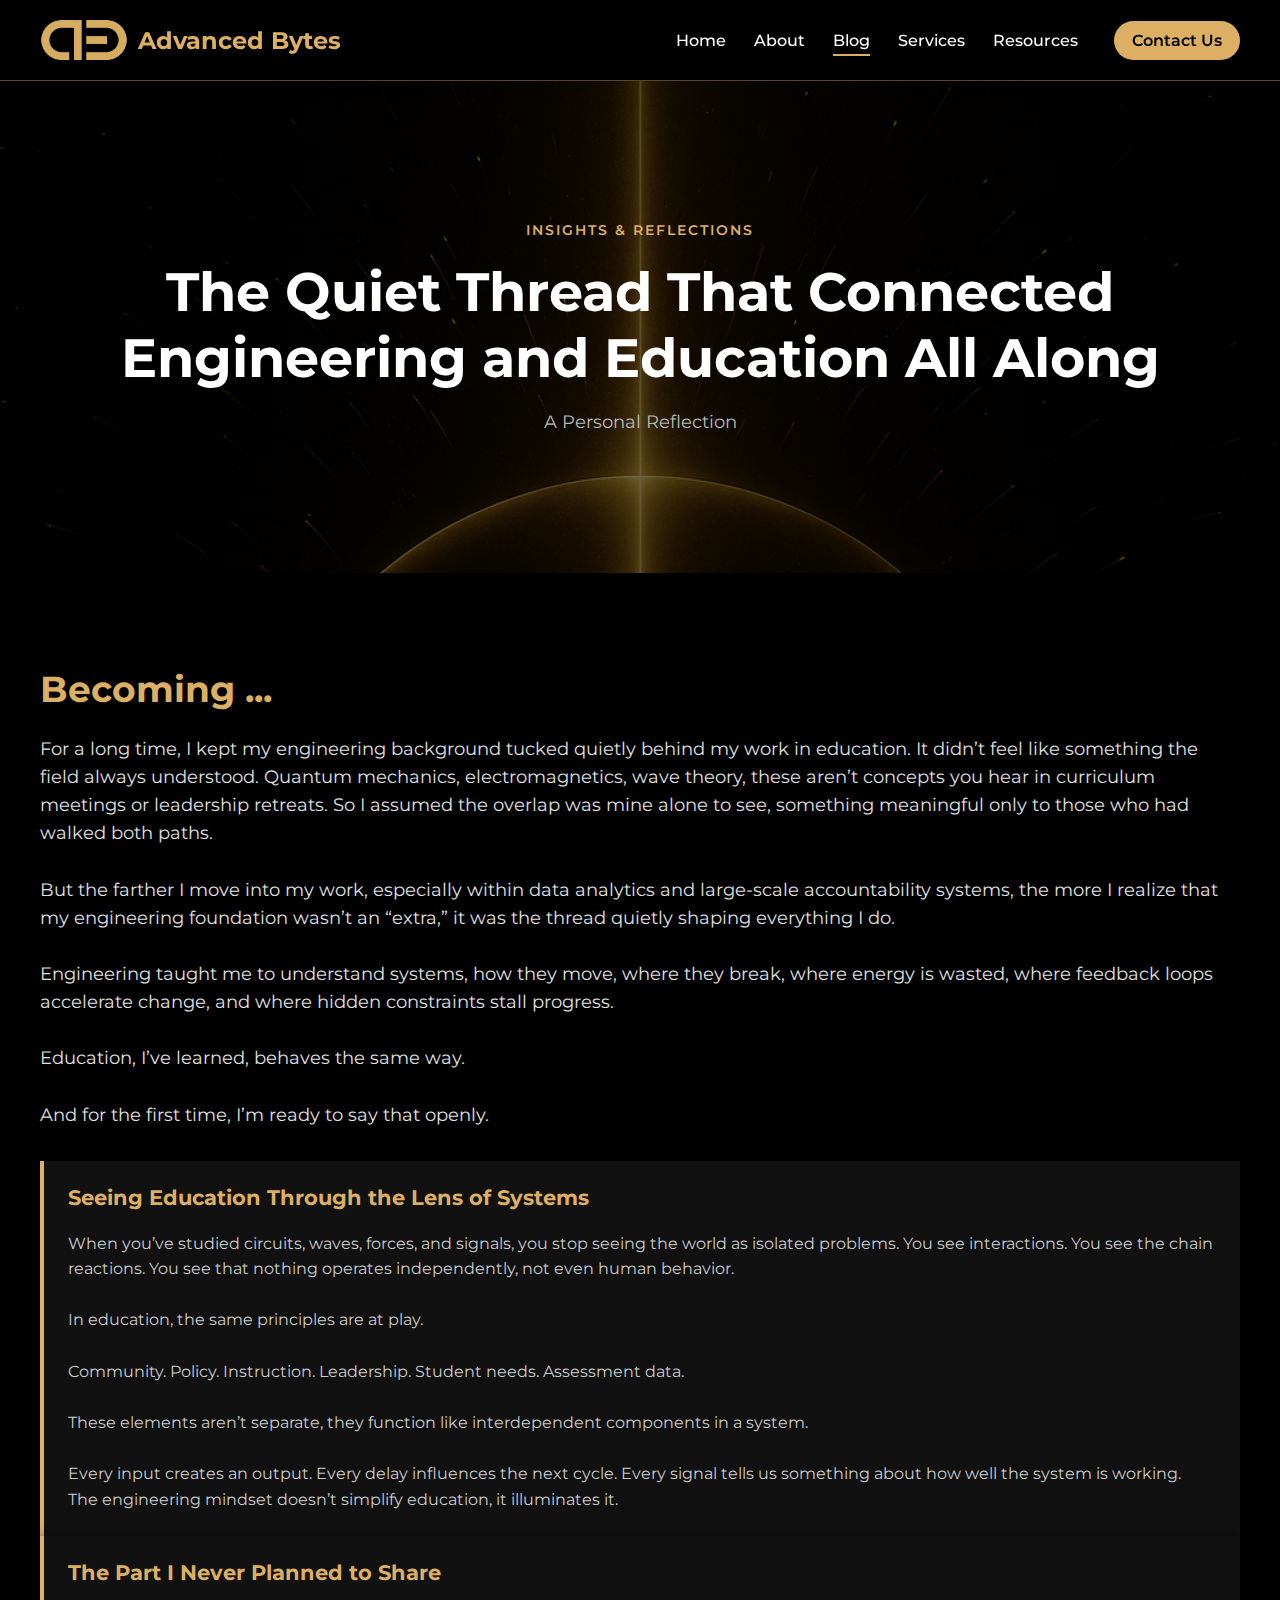
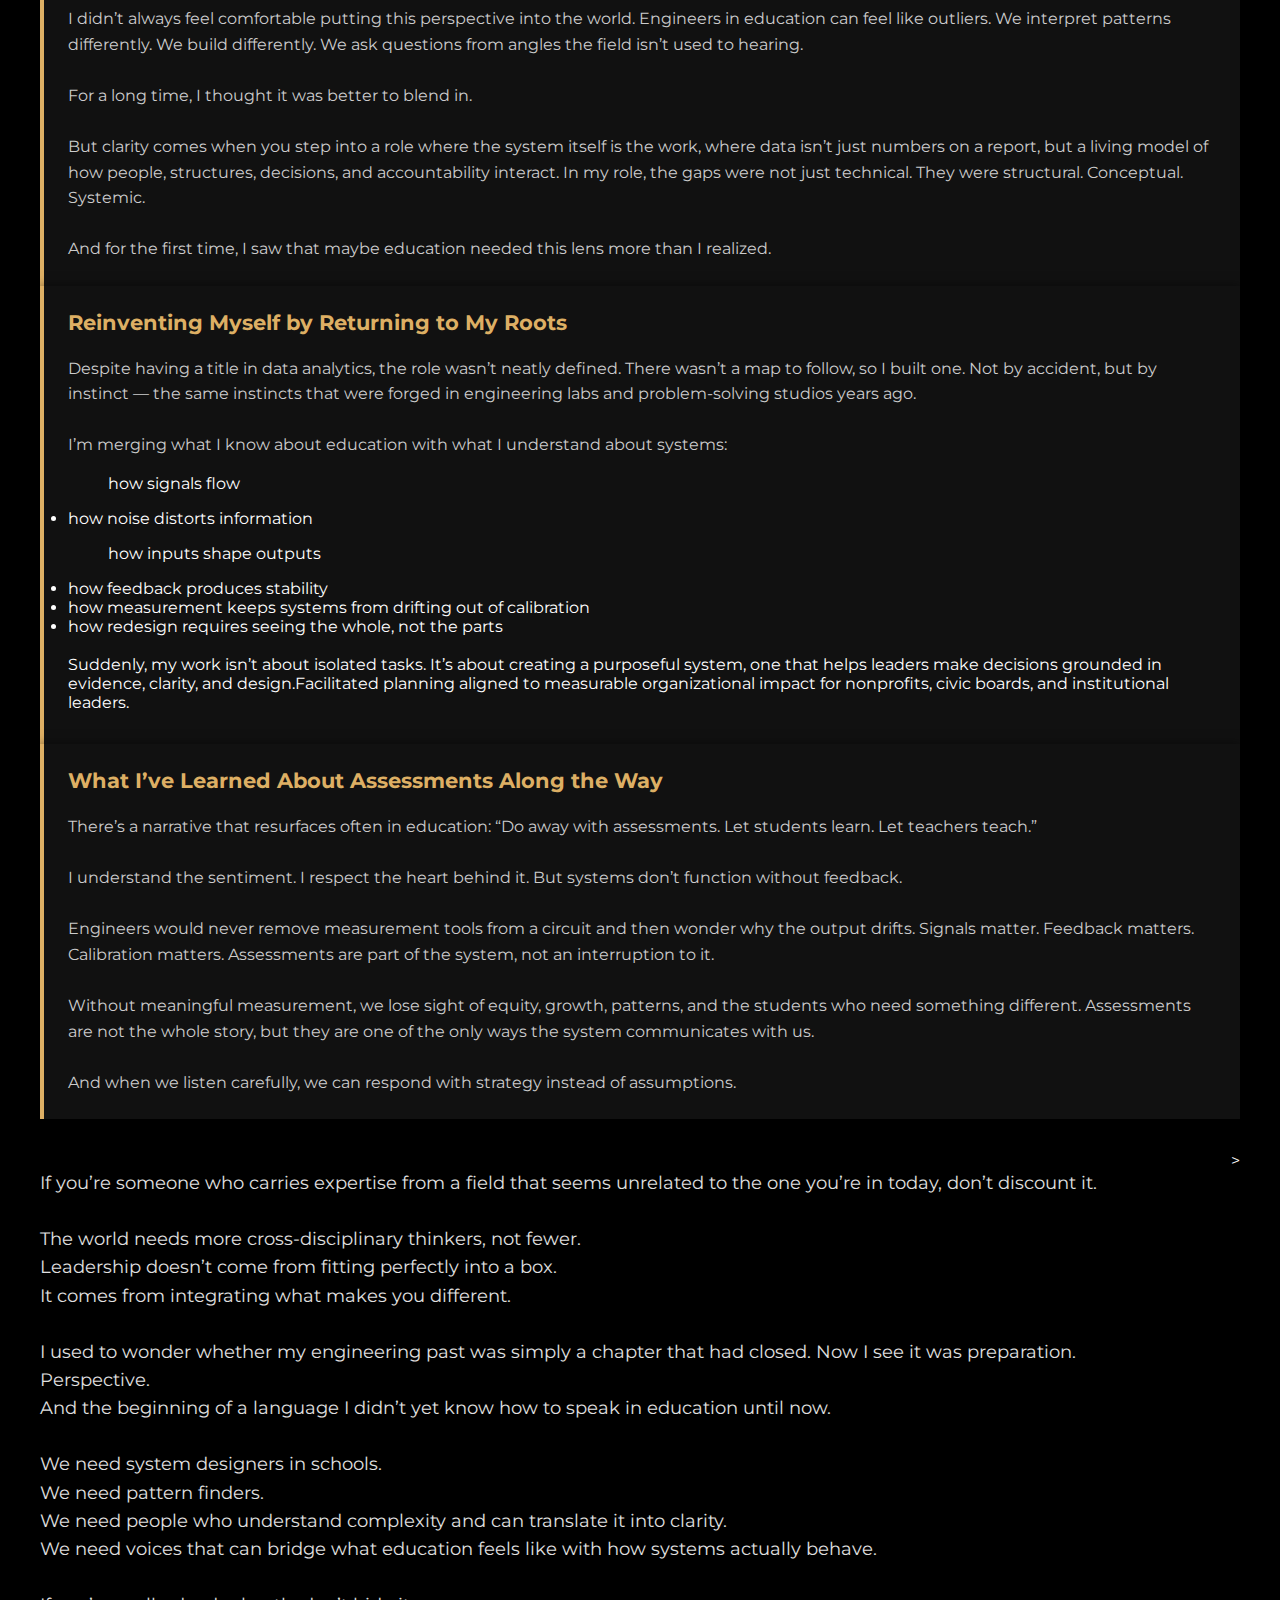
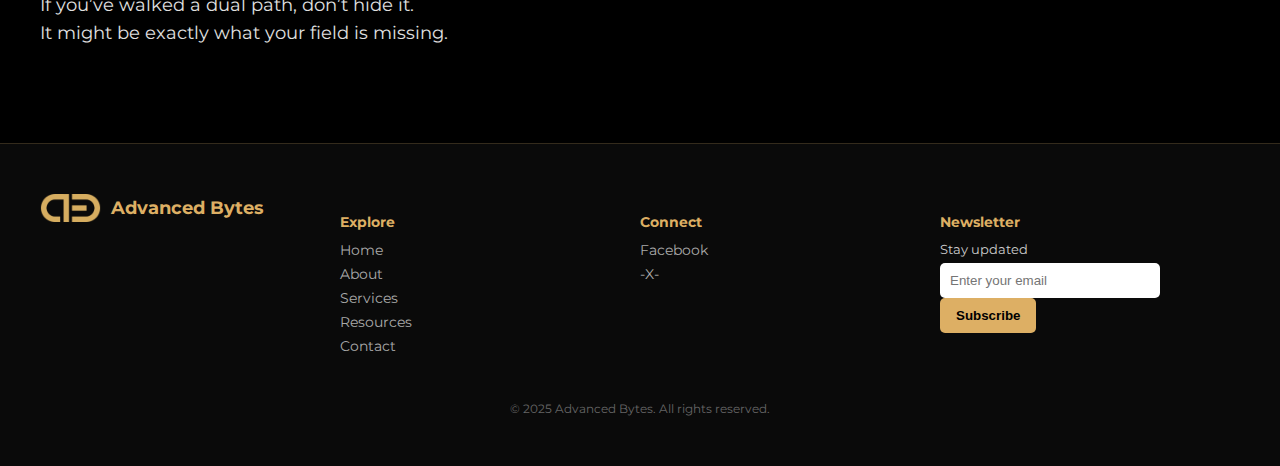
<file: pages/blog-11-30-25.html>
<!DOCTYPE html>
<html lang="en">
<head>
  <meta charset="UTF-8" />
  <meta name="viewport" content="width=device-width, initial-scale=1.0" />
  <meta name="description" content="Blog Templarte from  Advanced Bytes" />
  <meta name="author" content="Advanced Bytes LLC">
  <title>Blog | Advanced Bytes</title>
  <link rel="icon" href="favicon.ico" type="image/x-icon">
  <link href="https://fonts.googleapis.com/css2?family=Montserrat:wght@400;600;700&display=swap" rel="stylesheet">
  <link href="https://unpkg.com/aos@2.3.1/dist/aos.css" rel="stylesheet" />  <!-- Adds scroll animations -->
  <link href="../assets/css/style.css" rel="stylesheet">
</head>
<!--11/30/2025-->
<body>

<!-- Header Section-->
  <header class="navbar">
    <div class="logo">
      <img src="../assets/icons/AB_logo.png" alt="Advanced Bytes Logo" />
      Advanced Bytes
    </div>
    <div class="nav-group">
      <nav>
        <a href="../index.html">Home</a>
        <a href="../pages/about.html">About</a>
        <a href="../pages/blog.html" class="active">Blog</a>
        <a href="../pages/services.html">Services</a>
        <a href="../pages/resources.html">Resources</a>
      </nav>
      <a href="../pages/contact.html" class="button">Contact Us</a>
    </div>
  </header>

<!-- Content Section-->
  <div class="hero">
    <div class="tag">INSIGHTS & REFLECTIONS</div>
    <h1>The Quiet Thread That Connected Engineering and Education All Along</h1>
    <p class="subtitle">A Personal Reflection</p>
  </div>

<section class="about-section">
    <h2>Becoming ...</h2>
    <p>For a long time, I kept my engineering background tucked quietly behind my work in education. It didn’t feel like something the field always understood. Quantum mechanics, electromagnetics, wave theory, these aren’t concepts you hear in curriculum meetings or leadership retreats. So I assumed the overlap was mine alone to see, something meaningful only to those who had walked both paths.<br>
    <br>
    But the farther I move into my work, especially within data analytics and large-scale accountability systems, the more I realize that my engineering foundation wasn’t an “extra,” it was the thread quietly shaping everything I do.<br>
    <br>
    Engineering taught me to understand systems, how they move, where they break, where energy is wasted, where feedback loops accelerate change, and where hidden constraints stall progress.<br>
    <br>
    Education, I’ve learned, behaves the same way.<br>
    <br>
    And for the first time, I’m ready to say that openly.</p>

  <div class="about-columns">
    <div class="about-card">
      <h3>Seeing Education Through the Lens of Systems</h3>
        <p>When you’ve studied circuits, waves, forces, and signals, you stop seeing the world as isolated problems. You see interactions. You see the chain reactions. You see that nothing operates independently, not even human behavior.<br>
        <br>
        In education, the same principles are at play.<br>
        <br>
        Community. Policy. Instruction. Leadership. Student needs. Assessment data.<br>
        <br>
        These elements aren’t separate, they function like interdependent components in a system.<br>
        <br>
        Every input creates an output. Every delay influences the next cycle. Every signal tells us something about how well the system is working.<br>
        The engineering mindset doesn’t simplify education, it illuminates it.<br>
        </p>
    </div>
  </div>
    <div class="about-columns">
    <div class="about-card">
      <h3>The Part I Never Planned to Share</h3>
        <p>I didn’t always feel comfortable putting this perspective into the world. Engineers in education can feel like outliers. We interpret patterns differently. We build differently. We ask questions from angles the field isn’t used to hearing.<br>
        <br>
        For a long time, I thought it was better to blend in.<br>
        <br>
        But clarity comes when you step into a role where the system itself is the work, where data isn’t just numbers on a report, but a living model of how people, structures, decisions, and accountability interact. In my role, the gaps were not just technical. They were structural. Conceptual. Systemic.<br>
        <br>
        And for the first time, I saw that maybe education needed this lens more than I realized.
        </p>
    </div>
  </div>
    <div class="about-columns">
    <div class="about-card">
      <h3>Reinventing Myself by Returning to My Roots</h3>
        <p>Despite having a title in data analytics, the role wasn’t neatly defined. There wasn’t a map to follow, so I built one. Not by accident, but by instinct — the same instincts that were forged in engineering labs and problem-solving studios years ago.<br>
        <br>
        I’m merging what I know about education with what I understand about systems:
        <ol>how signals flow</ol>
        <li>how noise distorts information</li>
        <ul>how inputs shape outputs</ul>
        <li>how feedback produces stability</li>
        <li>how measurement keeps systems from drifting out of calibration</li>
        <li>how redesign requires seeing the whole, not the parts</li>
        <br>
        Suddenly, my work isn’t about isolated tasks. It’s about creating a purposeful system, one that helps leaders make decisions grounded in evidence, clarity, and design.Facilitated planning aligned to measurable organizational impact for nonprofits, civic boards, and institutional leaders.</p>
    </div>
  </div>
    <div class="about-columns">
    <div class="about-card">
      <h3>What I’ve Learned About Assessments Along the Way</h3>
        <p>There’s a narrative that resurfaces often in education: “Do away with assessments. Let students learn. Let teachers teach.”<br>
        <br>
        I understand the sentiment. I respect the heart behind it. But systems don’t function without feedback.<br>
        <br>
        Engineers would never remove measurement tools from a circuit and then wonder why the output drifts. Signals matter. Feedback matters. Calibration matters. Assessments are part of the system, not an interruption to it.<br>
        <br>
        Without meaningful measurement, we lose sight of equity, growth, patterns, and the students who need something different. Assessments are not the whole story, but they are one of the only ways the system communicates with us.<br>
        <br>
        And when we listen carefully, we can respond with strategy instead of assumptions.</p>
    </div>
        <p>If you’re someone who carries expertise from a field that seems unrelated to the one you’re in today, don’t discount it.<br>
        <br>
        The world needs more cross-disciplinary thinkers, not fewer.<br>
        Leadership doesn’t come from fitting perfectly into a box.<br>
        It comes from integrating what makes you different.<br>
        <br>
        I used to wonder whether my engineering past was simply a chapter that had closed.
        Now I see it was preparation.<br>
        Perspective.<br>
        And the beginning of a language I didn’t yet know how to speak in education until now.<br>
        <br>
        We need system designers in schools.<br>
        We need pattern finders.<br>
        We need people who understand complexity and can translate it into clarity.<br>
        We need voices that can bridge what education feels like with how systems actually behave.<br>
        <br>
        If you’ve walked a dual path, don’t hide it.<br>
        It might be exactly what your field is missing.
    </p>>
</section>


<!-- Footer Section-->
  <footer>
    <div class="footer-column">
      <div class="footer-logo">
        <img src="../assets/icons/AB_logo.png" alt="AdvBytes Logo">
        Advanced Bytes
      </div>
    </div>
    <div class="footer-column">
      <h4>Explore</h4>
      <a href="../index.html">Home</a>
      <a href="../pages/about.html">About</a>
      <a href="../pages/services.html">Services</a>
      <a href="../pages/resources.html">Resources</a>
      <a href="../pages/contact.html">Contact</a>
    </div>
    <div class="footer-column">
      <h4>Connect</h4>
      <a href="https://www.facebook.com/advancedbytes">Facebook</a>
      <a href="https://x.com/AdvancedBytes">-X-</a>
    </div>
     <div class="footer-column newsletter">
      <h4>Newsletter</h4>
      <label for="newsletter-email">Stay updated</label>
    <!-- Newsletter Form -->
    <form id="newsletter-form">
      <input type="email" id="newsletter-email" placeholder="Enter your email" required />
      <button type="submit" class="button">Subscribe</button>
    </form>

    <!-- Pop-up message -->
    <div id="subscribe-popup" style="display: none; position: fixed; bottom: 30px; right: 30px; background: #285333; color: white; padding: 12px 18px; border-radius: 8px; font-weight: 500; box-shadow: 0 4px 6px rgba(0,0,0,0.2); z-index: 1000;">
      🎉 Thank you for subscribing!
    </div>


    </div>
    <div class="footer-bottom">
      © 2025 Advanced Bytes. All rights reserved.
    </div>
  </footer>
  
<!-- Scroll Animations script reference-->
<script src="https://unpkg.com/aos@2.3.1/dist/aos.js"></script>
<script>
  AOS.init();
</script>

<script src="../assets/scripts/newsletter.js"></script>

  
</body>
</html>
</file>
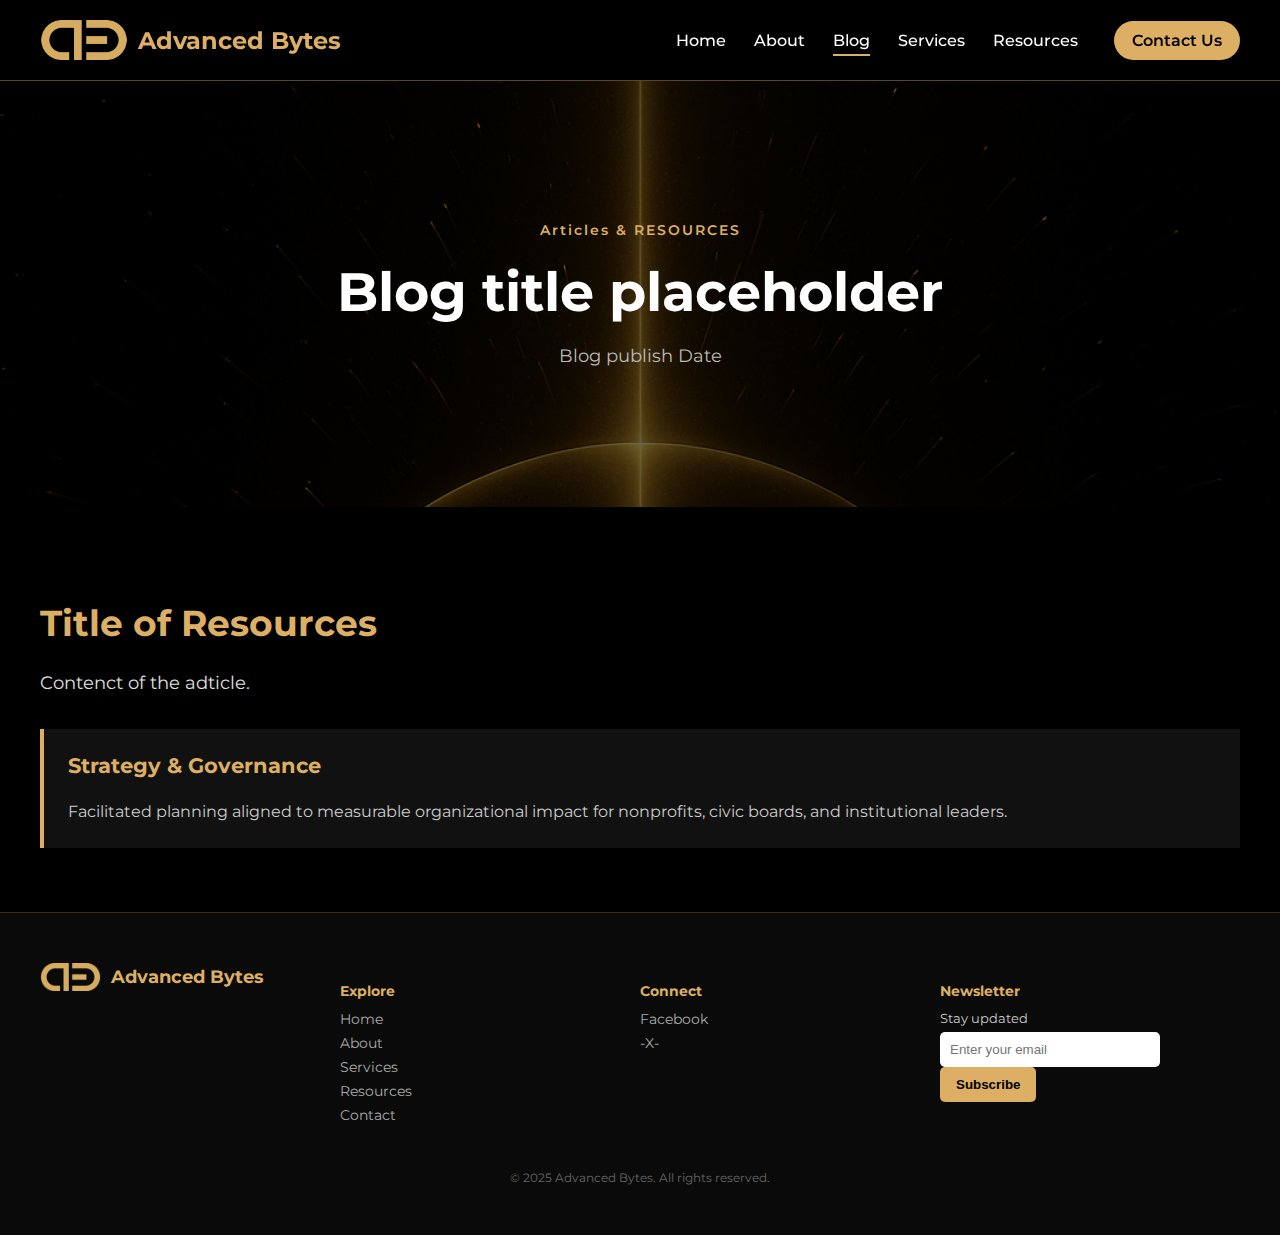
<file: pages/blog-templ.html>
<!DOCTYPE html>
<html lang="en">
<head>
  <meta charset="UTF-8" />
  <meta name="viewport" content="width=device-width, initial-scale=1.0" />
  <meta name="description" content="Blog Templarte from  Advanced Bytes" />
  <meta name="author" content="Advanced Bytes LLC">
  <title>Blog | Advanced Bytes</title>
  <link rel="icon" href="favicon.ico" type="image/x-icon">
  <link href="https://fonts.googleapis.com/css2?family=Montserrat:wght@400;600;700&display=swap" rel="stylesheet">
  <link href="https://unpkg.com/aos@2.3.1/dist/aos.css" rel="stylesheet" />  <!-- Adds scroll animations -->
  <link href="../assets/css/style.css" rel="stylesheet">
</head>

<body>

<!-- Header Section-->
  <header class="navbar">
    <div class="logo">
      <img src="../assets/icons/AB_logo.png" alt="Advanced Bytes Logo" />
      Advanced Bytes
    </div>
    <div class="nav-group">
      <nav>
        <a href="../index.html">Home</a>
        <a href="../pages/about.html">About</a>
        <a href="#" class="active">Blog</a>
        <a href="../pages/services.html">Services</a>
        <a href="../pages/resources.html">Resources</a>
      </nav>
      <a href="../pages/contact.html" class="button">Contact Us</a>
    </div>
  </header>

<!-- Content Section-->
  <div class="hero">
    <div class="tag">Articles  & RESOURCES</div>
    <h1>Blog title placeholder</h1>
    <p class="subtitle">Blog publish Date</p>
  </div>

<section class="about-section">
  <h2>Title of Resources</h2>
  <p>
    Contenct of the adticle.
  </p>

  <div class="about-columns">
    <div class="about-card">
      <h3>Strategy & Governance</h3>
      <p>Facilitated planning aligned to measurable organizational impact for nonprofits, civic boards, and institutional leaders.</p>
    </div>
  </div>
</section>


<!-- Footer Section-->
  <footer>
    <div class="footer-column">
      <div class="footer-logo">
        <img src="../assets/icons/AB_logo.png" alt="AdvBytes Logo">
        Advanced Bytes
      </div>
    </div>
    <div class="footer-column">
      <h4>Explore</h4>
      <a href="../index.html">Home</a>
      <a href="../pages/about.html">About</a>
      <a href="../pages/services.html">Services</a>
      <a href="../pages/resources.html">Resources</a>
      <a href="../pages/contact.html">Contact</a>
    </div>
    <div class="footer-column">
      <h4>Connect</h4>
      <a href="https://www.facebook.com/advancedbytes">Facebook</a>
      <a href="https://x.com/AdvancedBytes">-X-</a>
    </div>
     <div class="footer-column newsletter">
      <h4>Newsletter</h4>
      <label for="newsletter-email">Stay updated</label>
    <!-- Newsletter Form -->
    <form id="newsletter-form">
      <input type="email" id="newsletter-email" placeholder="Enter your email" required />
      <button type="submit" class="button">Subscribe</button>
    </form>

    <!-- Pop-up message -->
    <div id="subscribe-popup" style="display: none; position: fixed; bottom: 30px; right: 30px; background: #285333; color: white; padding: 12px 18px; border-radius: 8px; font-weight: 500; box-shadow: 0 4px 6px rgba(0,0,0,0.2); z-index: 1000;">
      🎉 Thank you for subscribing!
    </div>


    </div>
    <div class="footer-bottom">
      © 2025 Advanced Bytes. All rights reserved.
    </div>
  </footer>
  
<!-- Scroll Animations script reference-->
<script src="https://unpkg.com/aos@2.3.1/dist/aos.js"></script>
<script>
  AOS.init();
</script>

<script src="../assets/scripts/newsletter.js"></script>

  
</body>
</html>
</file>
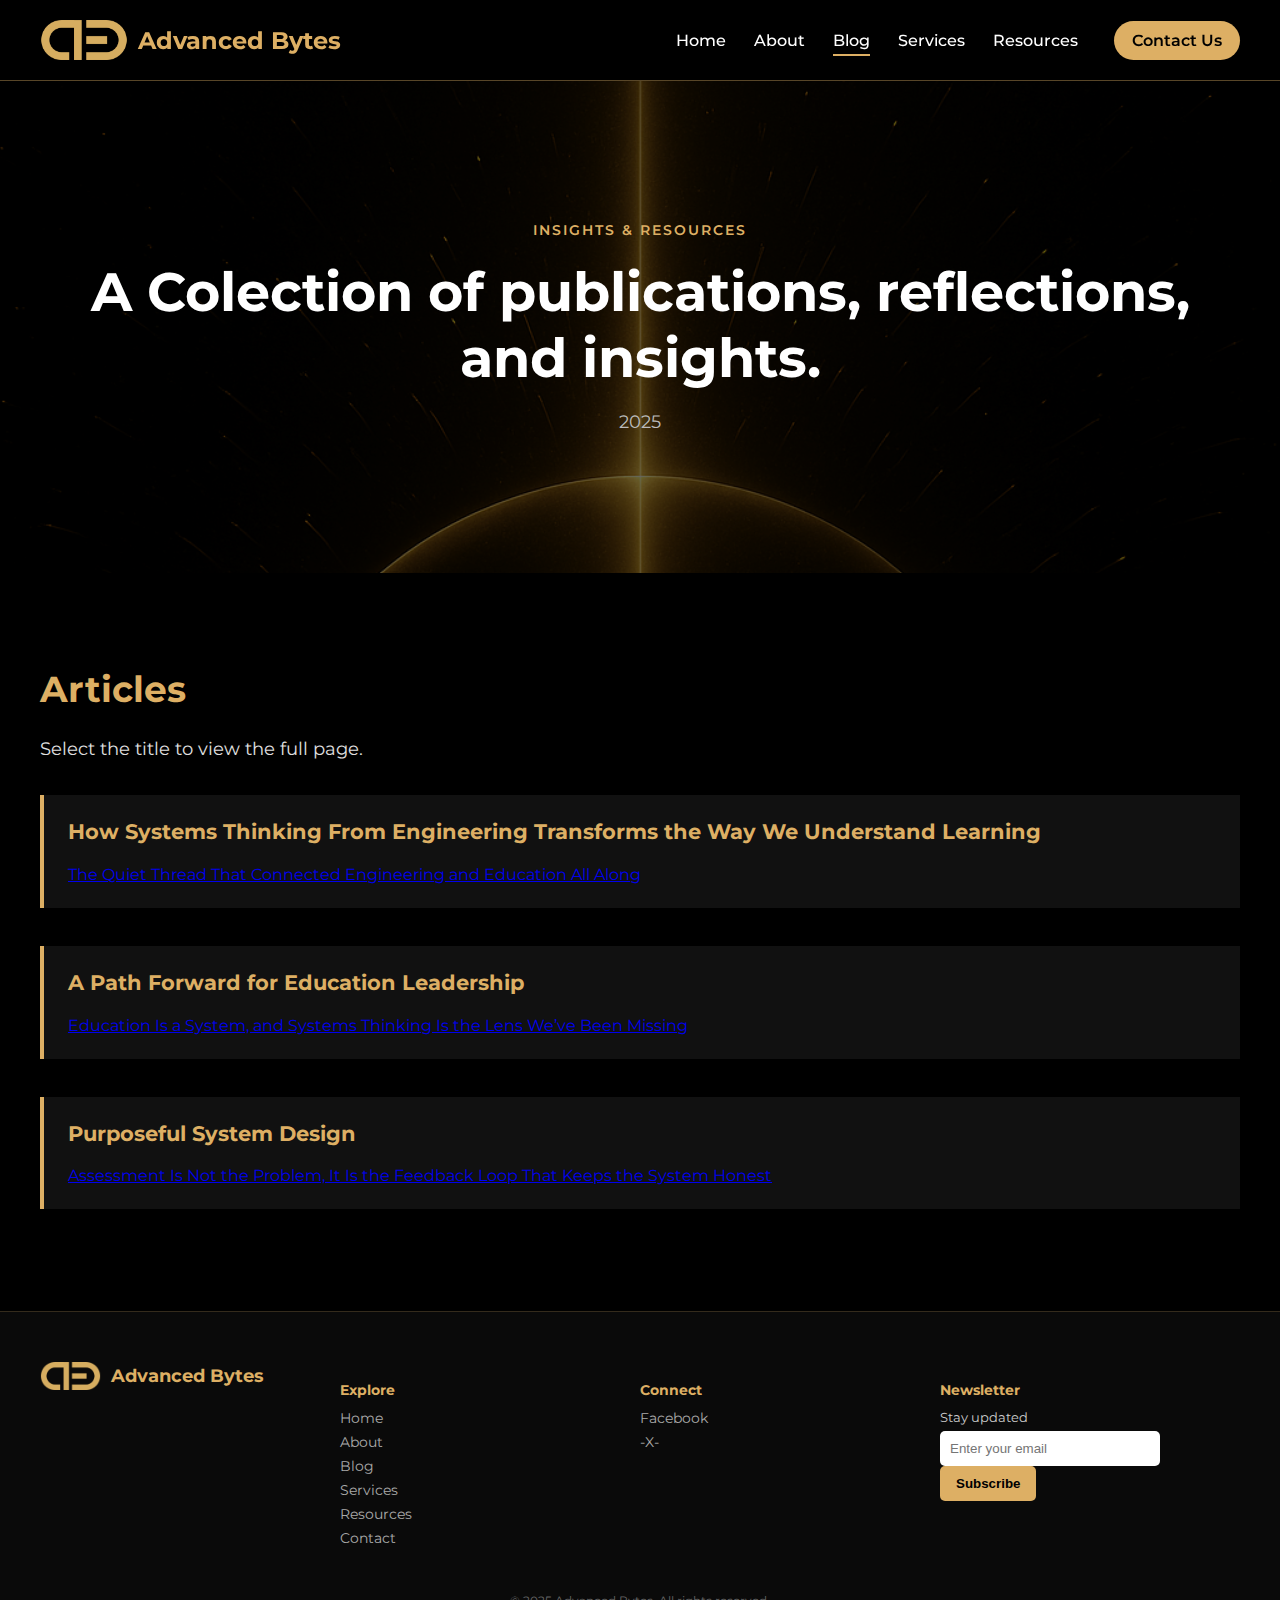
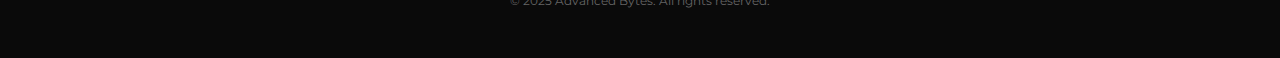
<file: pages/blog.html>
<!DOCTYPE html>
<html lang="en">
<head>
  <meta charset="UTF-8" />
  <meta name="viewport" content="width=device-width, initial-scale=1.0" />
  <meta name="description" content="Blog Templarte from  Advanced Bytes" />
  <meta name="author" content="Advanced Bytes LLC">
  <title>Blog | Advanced Bytes</title>
  <link rel="icon" href="../favicon.ico" type="image/x-icon">
  <link href="https://fonts.googleapis.com/css2?family=Montserrat:wght@400;600;700&display=swap" rel="stylesheet">
  <link href="https://unpkg.com/aos@2.3.1/dist/aos.css" rel="stylesheet" />  <!-- Adds scroll animations -->
  <link href="../assets/css/style.css" rel="stylesheet">
</head>

<body>

<!-- Header Section-->
  <header class="navbar">
    <div class="logo">
      <img src="../assets/icons/AB_logo.png" alt="Advanced Bytes Logo" />
      Advanced Bytes
    </div>
    <div class="nav-group">
      <nav>
        <a href="../index.html">Home</a>
        <a href="../pages/about.html">About</a>
        <a href="#" class="active">Blog</a>
        <a href="../pages/services.html">Services</a>
        <a href="../pages/resources.html">Resources</a>
      </nav>
      <a href="../pages/contact.html" class="button">Contact Us</a>
    </div>
  </header>

<!-- Content Section-->
  <div class="hero">
    <div class="tag">INSIGHTS & RESOURCES</div>
    <h1>A Colection of publications, reflections, and insights.</h1>
    <p class="subtitle">2025</p>
  </div>

<section class="about-section">
  <h2>Articles</h2>
  <p>
    Select the title to view the full page.
  </p>

  <div class="about-columns">
    <div class="about-card">
      <h3>How Systems Thinking From Engineering Transforms the Way We Understand Learning</h3>
      <a href="../pages/b1125a.html">The Quiet Thread That Connected Engineering and Education All Along</a>
    </div>
  </div>
  <br><br>

  <div class="about-columns">
    <div class="about-card">
      <h3>A Path Forward for Education Leadership</h3>
      <a href="../pages/b1125b.html">Education Is a System, and Systems Thinking Is the Lens We’ve Been Missing</a>
    </div>
  </div>
  <br><br>

  <div class="about-columns">
    <div class="about-card">
      <h3>Purposeful System Design</h3>
      <a href="../pages/b1125c.html">Assessment Is Not the Problem, It Is the Feedback Loop That Keeps the System Honest</a>
    </div>
  </div>
  <br><br>

</section>


<!-- Footer Section-->
  <footer>
    <div class="footer-column">
      <div class="footer-logo">
        <img src="../assets/icons/AB_logo.png" alt="AdvBytes Logo">
        Advanced Bytes
      </div>
    </div>
    <div class="footer-column">
      <h4>Explore</h4>
      <a href="../index.html">Home</a>
      <a href="../pages/about.html">About</a>
      <a href="#"class="active">Blog</a>
      <a href="../pages/services.html">Services</a>
      <a href="../pages/resources.html">Resources</a>
      <a href="../pages/contact.html">Contact</a>
    </div>
    <div class="footer-column">
      <h4>Connect</h4>
      <a href="https://www.facebook.com/advancedbytes">Facebook</a>
      <a href="https://x.com/AdvancedBytes">-X-</a>
    </div>
     <div class="footer-column newsletter">
      <h4>Newsletter</h4>
      <label for="newsletter-email">Stay updated</label>
    <!-- Newsletter Form -->
    <form id="newsletter-form">
      <input type="email" id="newsletter-email" placeholder="Enter your email" required />
      <button type="submit" class="button">Subscribe</button>
    </form>

    <!-- Pop-up message -->
    <div id="subscribe-popup" style="display: none; position: fixed; bottom: 30px; right: 30px; background: #285333; color: white; padding: 12px 18px; border-radius: 8px; font-weight: 500; box-shadow: 0 4px 6px rgba(0,0,0,0.2); z-index: 1000;">
      🎉 Thank you for subscribing!
    </div>


    </div>
    <div class="footer-bottom">
      © 2025 Advanced Bytes. All rights reserved.
    </div>
  </footer>
  
<!-- Scroll Animations script reference-->
<script src="https://unpkg.com/aos@2.3.1/dist/aos.js"></script>
<script>
  AOS.init();
</script>

<script src="../assets/scripts/newsletter.js"></script>

  
</body>
</html>
</file>
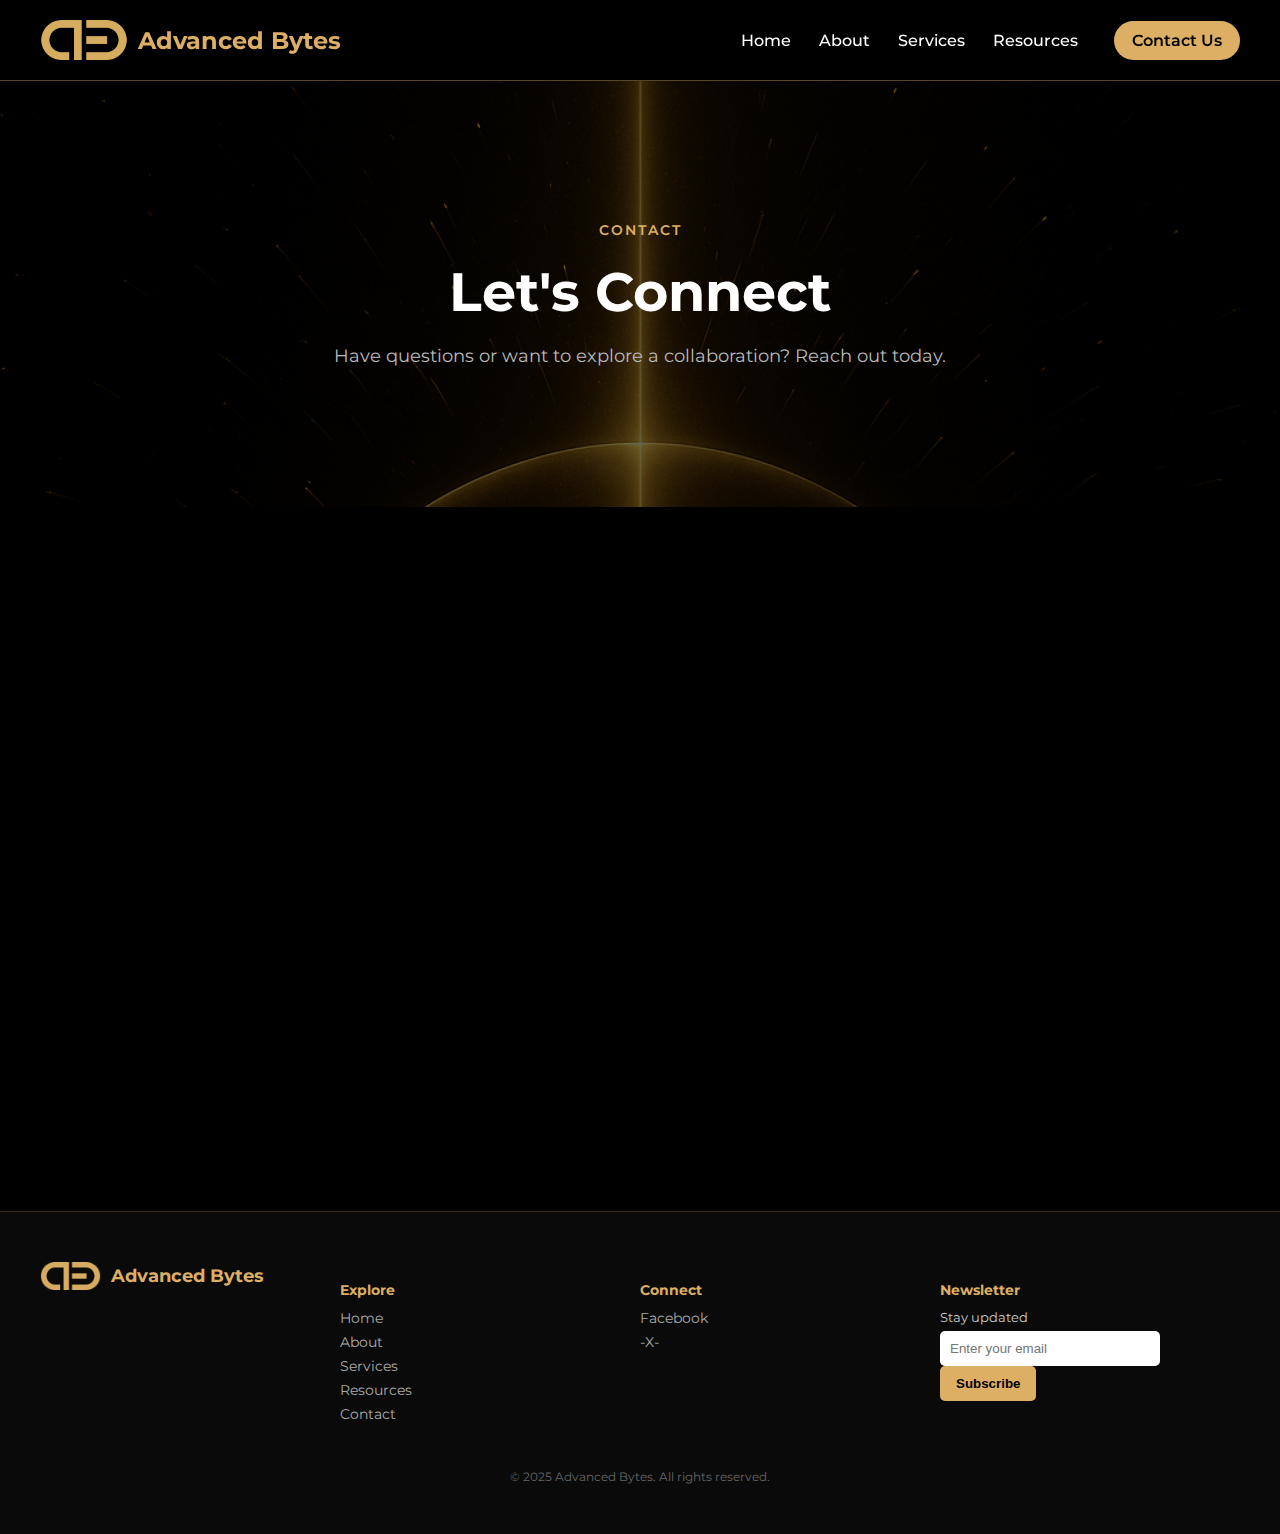
<file: pages/contact.html>
<!DOCTYPE html>
<html lang="en">
<head>
  <meta charset="UTF-8" />
  <meta name="viewport" content="width=device-width, initial-scale=1.0" />
  <meta name="description" content="Contact Advanced Bytes to learn how we can support your organization's strategic goals." />
  <meta name="author" content="Advanced Bytes LLC">
  <title>Contact Us | Advanced Bytes</title>
  <link rel="icon" href="favicon.ico" type="image/x-icon">
  <link href="https://fonts.googleapis.com/css2?family=Montserrat:wght@400;600;700&display=swap" rel="stylesheet">
  <link href="https://unpkg.com/aos@2.3.1/dist/aos.css" rel="stylesheet" />  <!-- Adds scroll animations -->
  <link href="../assets/css/style.css" rel="stylesheet">
</head>

<body>

<!-- Header Section-->
  <header class="navbar">
    <div class="logo">
      <img src="../assets/icons/AB_logo.png" alt="Advanced Bytes Logo" />
      Advanced Bytes
    </div>
    <div class="nav-group">
      <nav>
        <a href="../index.html">Home</a>
        <a href="../pages/about.html" >About</a>
        <a href="../pages/services.html">Services</a>
        <a href="../pages/resources.html">Resources</a>
      </nav>
      <a href="../pages/contact.html" class="button">Contact Us</a>
    </div>
  </header>

<!-- Content Section-->
  <div class="hero">
    <div class="tag">CONTACT</div>
    <h1>Let's Connect</h1>
    <p class="subtitle">Have questions or want to explore a collaboration? Reach out today.</p>
  </div>

  <iframe
     title="Advanced Bytes Contact Form"
     src="https://forms.office.com/Pages/ResponsePage.aspx?id=NbS5wPG-2ECaAiQpue_qHMsNGtqrftxArdEkfIVI-3pUMkJEUEYzN1BUMTQzV01HSzA4WEZERE1PMy4u"
    width="100%"
    height="700px"
    frameborder="0"
    marginheight="0"
    marginwidth="0">
  </iframe>

 

<!-- Footer Section-->
  <footer>
    <div class="footer-column">
      <div class="footer-logo">
        <img src="../assets/icons/AB_logo.png" alt="AdvBytes Logo">
        Advanced Bytes
      </div>
    </div>
    <div class="footer-column">
      <h4>Explore</h4>
      <a href="../index.html">Home</a>
      <a href="../pages/about.html">About</a>
      <a href="../pages/services.html">Services</a>
      <a href="../pages/resources.html">Resources</a>
      <a href="../pages/contact.html">Contact</a>
    </div>
    <div class="footer-column">
      <h4>Connect</h4>
      <a href="https://www.facebook.com/advancedbytes">Facebook</a>
      <a href="https://x.com/AdvancedBytes">-X-</a>
    </div>
     <div class="footer-column newsletter">
      <h4>Newsletter</h4>
      <label for="newsletter-email">Stay updated</label>
    <!-- Newsletter Form -->
    <form id="newsletter-form">
      <input type="email" id="newsletter-email" placeholder="Enter your email" required />
      <button type="submit" class="button">Subscribe</button>
    </form>

    <!-- Pop-up message -->
    <div id="subscribe-popup" style="display: none; position: fixed; bottom: 30px; right: 30px; background: #285333; color: white; padding: 12px 18px; border-radius: 8px; font-weight: 500; box-shadow: 0 4px 6px rgba(0,0,0,0.2); z-index: 1000;">
      🎉 Thank you for subscribing!
    </div>

    </div>
    <div class="footer-bottom">
      © 2025 Advanced Bytes. All rights reserved.
    </div>
  </footer>
  
<!-- Scroll Animations script reference-->
<script src="https://unpkg.com/aos@2.3.1/dist/aos.js"></script>
<script>
  AOS.init();
</script>

<script src="../assets/scripts/newsletter.js"></script>

  
</body>
</html>
</file>
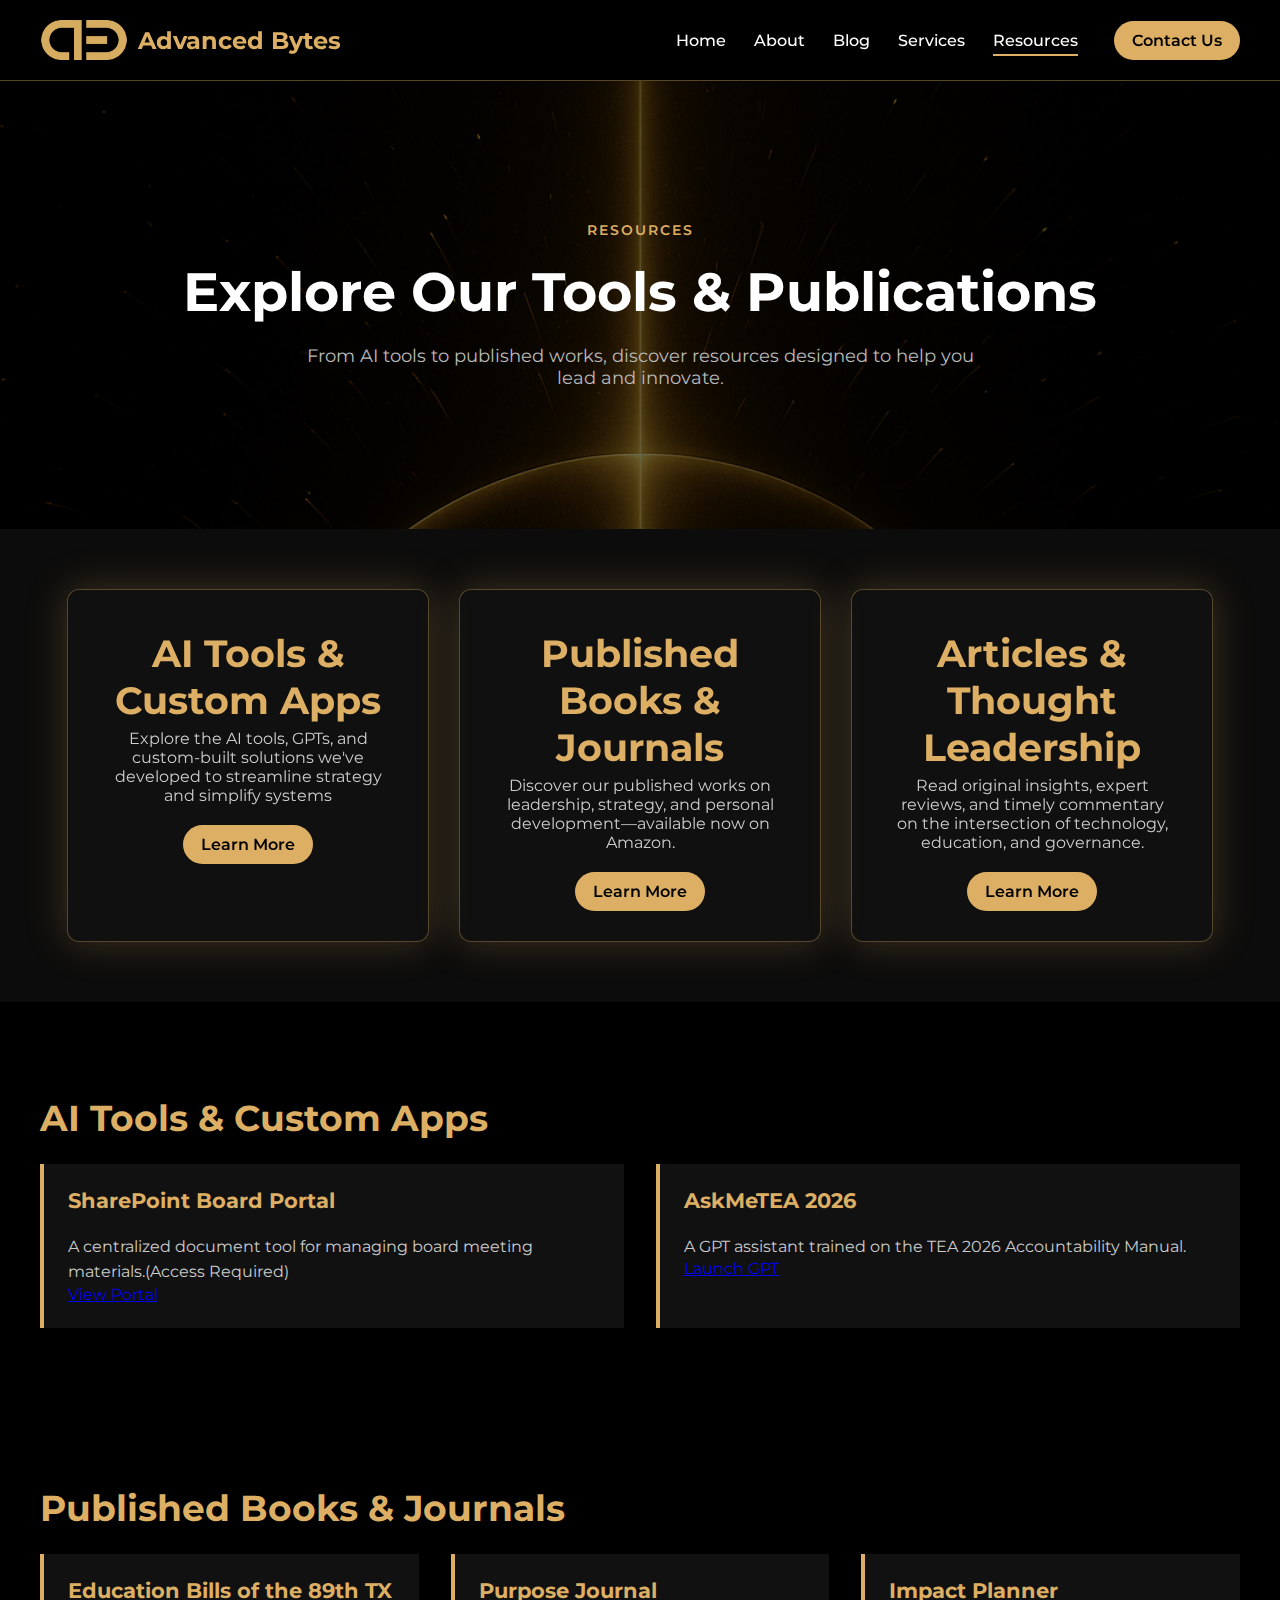
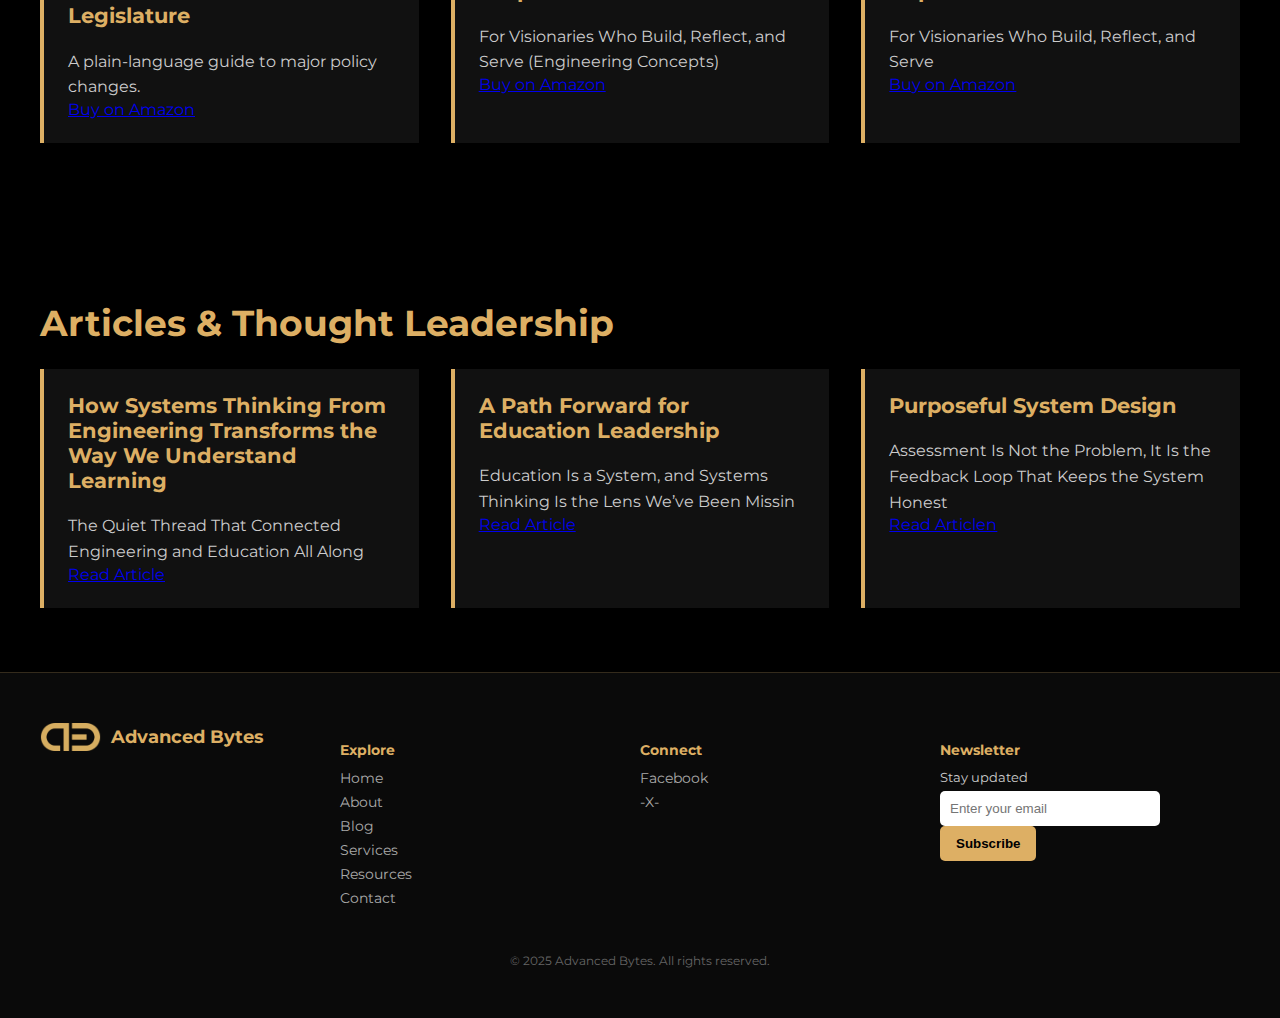
<file: pages/resources.html>
<!DOCTYPE html>
<html lang="en">
<head>
  <meta charset="UTF-8" />
  <meta name="viewport" content="width=device-width, initial-scale=1.0" />
  <meta name="description" content="Resources offered by Advanced Bytes to streamline and innovate your technology operations." />
  <meta name="author" content="Advanced Bytes LLC">
  <title>Resources | Advanced Bytes</title>
  <link rel="icon" href="../favicon.ico" type="image/x-icon">
  <link href="https://fonts.googleapis.com/css2?family=Montserrat:wght@400;600;700&display=swap" rel="stylesheet">
  <link href="https://unpkg.com/aos@2.3.1/dist/aos.css" rel="stylesheet" />  <!-- Adds scroll animations -->
  <link href="../assets/css/style.css" rel="stylesheet">
</head>

<body>

<!-- Header Section-->
  <header class="navbar">
    <div class="logo">
      <img src="../assets/icons/AB_logo.png" alt="Advanced Bytes Logo" />
      Advanced Bytes
    </div>
    <div class="nav-group">
      <nav>
        <a href="../index.html">Home</a>
        <a href="../pages/about.html">About</a>
        <a href="../pages/blog.html">Blog</a>
        <a href="../pages/services.html">Services</a>
        <a href="#" class="active">Resources</a>
      </nav>
      <a href="../pages/contact.html" class="button">Contact Us</a>
    </div>
  </header>
<!-- Content Section -->
<div class="hero">
  <div class="tag">RESOURCES</div>
  <h1>Explore Our Tools & Publications</h1>
  <p class="subtitle">From AI tools to published works, discover resources designed to help you lead and innovate.</p>
</div>
<!--Cards Sections-->
  <section class="metrics">
    <div class="card" data-aos="fade-up" data-aos-delay="200">
      <h2>AI Tools & Custom Apps</h2>
      <p>Explore the AI tools, GPTs, and custom-built solutions we've developed to streamline strategy and simplify systems</p>
      <a href="#ai-tools" class="button">Learn More</a>
    </div>
    <div class="card" data-aos="fade-up" data-aos-delay="200">
      <h2>Published Books & Journals</h2>
      <p>Discover our published works on leadership, strategy, and personal development—available now on Amazon.</p>
      <a href="#books-journals" class="button">Learn More</a>
    </div>
    <div class="card" data-aos="fade-up" data-aos-delay="200">
      <h2>Articles & Thought Leadership</h2>
      <p>Read original insights, expert reviews, and timely commentary on the intersection of technology, education, and governance.</p>
      <a href="#articles-insights" class="button">Learn More</a>
    </div>
  </section>
<!-- Section 1: AI Tools & Apps -->
<section id="ai-tools" class="about-section">
  <h2>AI Tools & Custom Apps</h2>
  <div class="about-columns">
        <div class="about-card">
      <h3>SharePoint Board Portal</h3>
      <p>A centralized document tool for managing board meeting materials.(Access Required)</p>
      <a href="https://advancedbytesllc.sharepoint.com/sites/RGVHCC" target="_blank">View Portal</a>
    </div>
  
    <div class="about-card">
      <h3>AskMeTEA 2026</h3>
      <p>A GPT assistant trained on the TEA 2026 Accountability Manual.</p>
      <a href="https://chatgpt.com/g/g-687e7c8f00348191ac6efcaad1d5dd49-askmetea-2026" target="_blank">Launch GPT</a>
    </div>
  <!--
    <div class="about-card">
      <h3>Power BI Assessment Parser</h3>
      <p>Prototype dashboard to parse TEA-delimited data for strategic use.</p>
      <a href="#">Coming Soon</a>
    </div>
    -->
  </div>
</section>

<!-- Section 2: Books & Journals -->
<section id="books-journals" class="about-section">
  <h2>Published Books & Journals</h2>
  <div class="about-columns">
    <div class="about-card">
      <h3>Education Bills of the 89th TX Legislature</h3>
      <p>A plain-language guide to major policy changes.</p>
      <a href="https://a.co/d/c7sKsE3" target="_blank">Buy on Amazon</a>
    </div>
    <div class="about-card">
      <h3>Purpose Journal</h3>
      <p>For Visionaries Who Build, Reflect, and Serve (Engineering Concepts)</p>
      <a href="https://a.co/d/4cjemj8"target="_blank">Buy on Amazon</a>
    </div>
    <div class="about-card">
      <h3>Impact Planner</h3>
      <p>For Visionaries Who Build, Reflect, and Serve</p>
      <a href="https://a.co/d/03OO9tT"target="_blank">Buy on Amazon</a>
    </div>
  </div>
</section>

<!-- Section 3: Articles & Insights -->
<section id="articles-insights" class="about-section">
  <h2>Articles & Thought Leadership</h2>
  <div class="about-columns">
    <div class="about-card">
      <h3>How Systems Thinking From Engineering Transforms the Way We Understand Learning</h3>
      <p>The Quiet Thread That Connected Engineering and Education All Along</p>
      <a href="../pages/b1125a.html">Read Article</a>
    </div>
    <div class="about-card">
      <h3>A Path Forward for Education Leadership</h3>
      <p>Education Is a System, and Systems Thinking Is the Lens We’ve Been Missin</p>
      <a href="../pages/b1125b.html">Read Article</a>
    </div>
    <div class="about-card">
      <h3>Purposeful System Design</h3>
      <p>Assessment Is Not the Problem, It Is the Feedback Loop That Keeps the System Honest</p>
      <a href="../pages/b1125c.html">Read Articlen</a>
    </div>
  </div>
</section>

<!-- Footer Section-->
  <footer>
    <div class="footer-column">
      <div class="footer-logo">
        <img src="../assets/icons/AB_logo.png" alt="AdvBytes Logo">
        Advanced Bytes
      </div>
    </div>
    <div class="footer-column">
      <h4>Explore</h4>
      <a href="../index.html">Home</a>
      <a href="../pages/about.html">About</a>
      <a href="../pages/blog.html">Blog</a>
      <a href="../pages/services.html">Services</a>
      <a href="#"class="active">Resources</a>
      <a href="../pages/contact.html">Contact</a>
    </div>
    <div class="footer-column">
      <h4>Connect</h4>
      <a href="https://www.facebook.com/advancedbytes">Facebook</a>
      <a href="https://x.com/AdvancedBytes">-X-</a>
    </div>
    <div class="footer-column newsletter">
      <h4>Newsletter</h4>
      <label for="newsletter-email">Stay updated</label>
    <!-- Newsletter Form -->
    <form id="newsletter-form">
      <input type="email" id="newsletter-email" placeholder="Enter your email" required />
    <button type="submit" class="button">Subscribe</button>
    </form>

    <!-- Pop-up message -->
    <div id="subscribe-popup" style="display: none; position: fixed; bottom: 30px; right: 30px; background: #285333; color: white; padding: 12px 18px; border-radius: 8px; font-weight: 500; box-shadow: 0 4px 6px rgba(0,0,0,0.2); z-index: 1000;">
      🎉 Thank you for subscribing!
    </div>


    </div>
    <div class="footer-bottom">
      © 2025 Advanced Bytes. All rights reserved.
    </div>
  </footer>
  
<!-- Scroll Animations script reference-->
<script src="https://unpkg.com/aos@2.3.1/dist/aos.js"></script>
<script>
  AOS.init();
</script>

<script src="../assets/scripts/newsletter.js"></script>

  
</body>
</html>
</file>
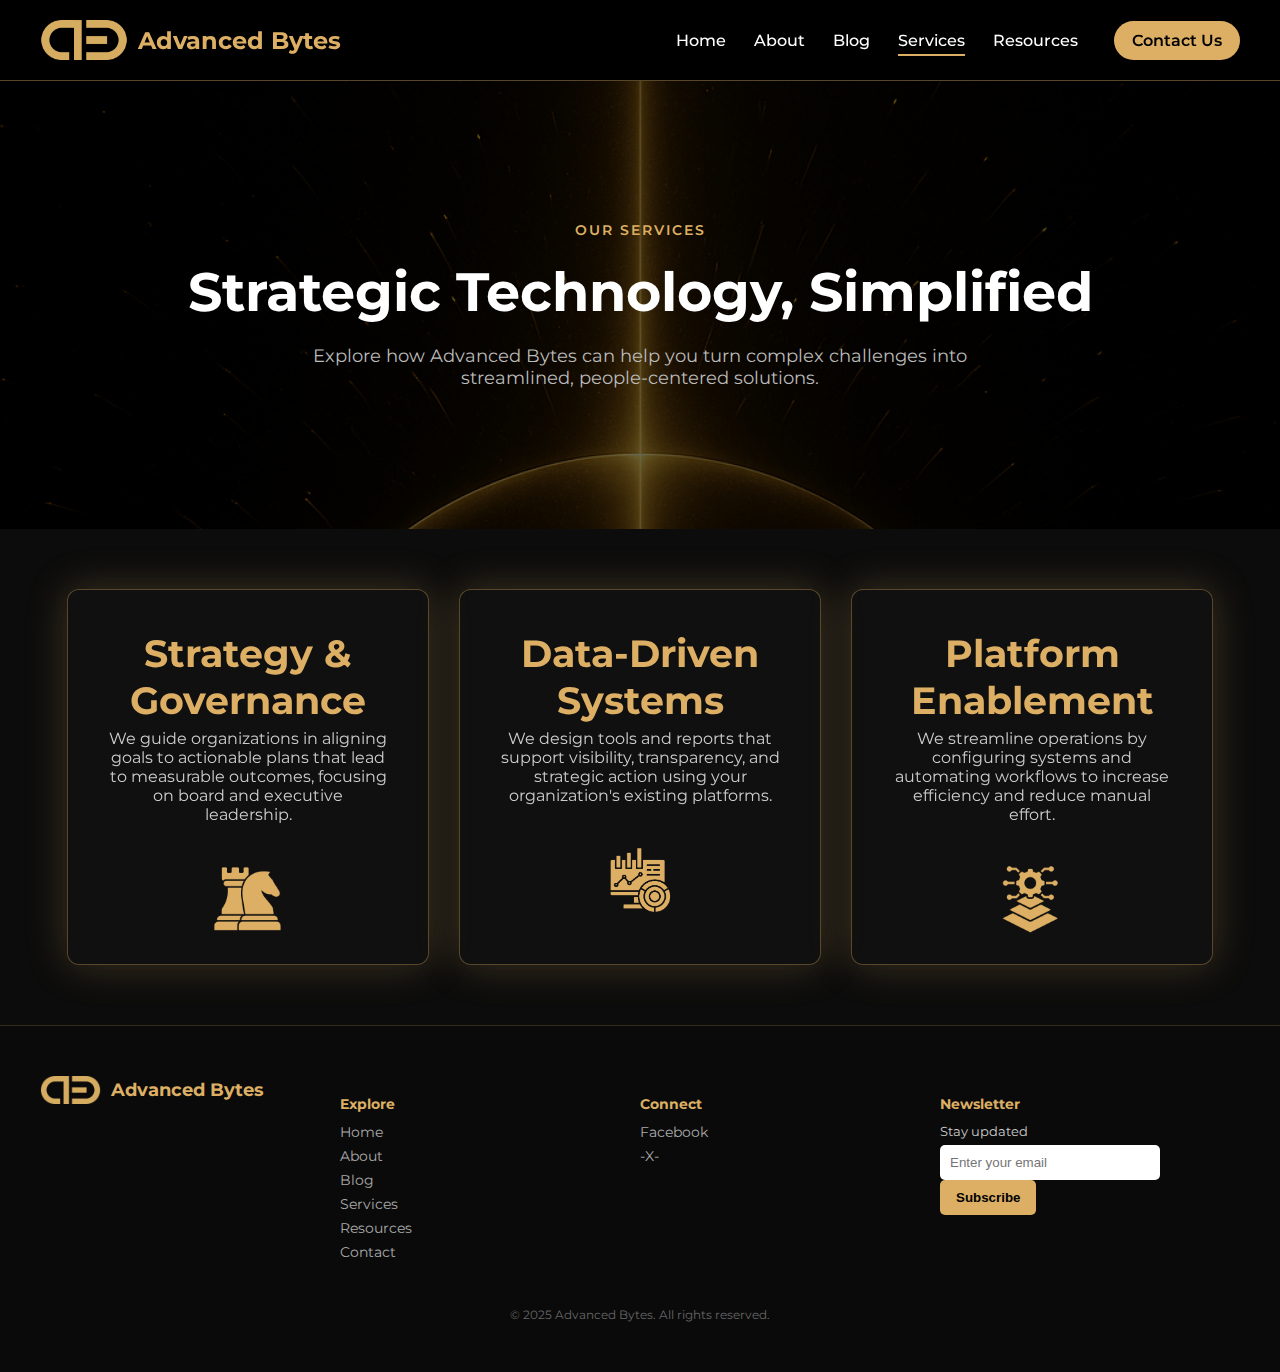
<file: pages/services.html>
<!DOCTYPE html>
<html lang="en">
<head>
  <meta charset="UTF-8" />
  <meta name="viewport" content="width=device-width, initial-scale=1.0" />
  <meta name="description" content="Services offered by Advanced Bytes to streamline and innovate your technology operations." />
  <meta name="author" content="Advanced Bytes LLC">
  <title>Our Services | Advanced Bytes</title>
  <link rel="icon" href="../favicon.ico" type="image/x-icon">
  <link href="https://fonts.googleapis.com/css2?family=Montserrat:wght@400;600;700&display=swap" rel="stylesheet">
  <link href="https://unpkg.com/aos@2.3.1/dist/aos.css" rel="stylesheet" />  <!-- Adds scroll animations -->
  <link href="../assets/css/style.css" rel="stylesheet">
</head>

<body>

<!-- Header Section-->
  <header class="navbar">
    <div class="logo">
      <img src="../assets/icons/AB_logo.png" alt="Advanced Bytes Logo" />
      Advanced Bytes
    </div>
    <div class="nav-group">
      <nav>
        <a href="../index.html">Home</a>
        <a href="../pages/about.html">About</a>
        <a href="../pages/blog.html">Blog</a>
        <a href="#" class="active">Services</a>
        <a href="../pages/resources.html">Resources</a>
      </nav>
      <a href="../pages/contact.html" class="button">Contact Us</a>
    </div>
  </header>

<!-- Content Section-->
  <div class="hero">
    <div class="tag">OUR SERVICES</div>
    <h1>Strategic Technology, Simplified</h1>
    <p class="subtitle">Explore how Advanced Bytes can help you turn complex challenges into streamlined, people-centered solutions.</p>
  </div>

  <section class="metrics">
    <div class="card" data-aos="fade-up" data-aos-delay="200">
      <h2>Strategy & Governance</h2>
      <p>We guide organizations in aligning goals to actionable plans that lead to measurable outcomes, focusing on board and executive leadership.</p>
      <img src="../assets/icons/strategy-icon.png" alt="Strategy Icon">
    </div>
    <div class="card" data-aos="fade-up" data-aos-delay="200">
      <h2>Data-Driven Systems</h2>
      <p>We design tools and reports that support visibility, transparency, and strategic action using your organization's existing platforms.</p>
      <img src="../assets/icons/datadriven-icon.png" alt="Data Driven Icon">
    </div>
    <div class="card" data-aos="fade-up" data-aos-delay="200">
      <h2>Platform Enablement</h2>
      <p>We streamline operations by configuring systems and automating workflows to increase efficiency and reduce manual effort.</p>
      <img src="../assets/icons/platform-icon.png" alt="Platform Icon">
    </div>
  </section>

<!-- Footer Section-->
  <footer>
    <div class="footer-column">
      <div class="footer-logo">
        <img src="../assets/icons/AB_logo.png" alt="AdvBytes Logo">
        Advanced Bytes
      </div>
    </div>
    <div class="footer-column">
      <h4>Explore</h4>
      <a href="../index.html">Home</a>
      <a href="../pages/about.html">About</a>
      <a href="../pages/blog.html">Blog</a>
      <a href="#"class="active">Services</a>
      <a href="../pages/Resources.html">Resources</a>
      <a href="../pages/contact.html">Contact</a>
    </div>
    <div class="footer-column">
      <h4>Connect</h4>
      <a href="https://www.facebook.com/advancedbytes">Facebook</a>
      <a href="https://x.com/AdvancedBytes">-X-</a>
    </div>
     <div class="footer-column newsletter">
      <h4>Newsletter</h4>
      <label for="newsletter-email">Stay updated</label>
    <!-- Newsletter Form -->
    <form id="newsletter-form">
      <input type="email" id="newsletter-email" placeholder="Enter your email" required />
    <button type="submit" class="button">Subscribe</button>
    </form>

    <!-- Pop-up message -->
    <div id="subscribe-popup" style="display: none; position: fixed; bottom: 30px; right: 30px; background: #285333; color: white; padding: 12px 18px; border-radius: 8px; font-weight: 500; box-shadow: 0 4px 6px rgba(0,0,0,0.2); z-index: 1000;">
      🎉 Thank you for subscribing!
    </div>


    </div>
    <div class="footer-bottom">
      © 2025 Advanced Bytes. All rights reserved.
    </div>
  </footer>
  
<!-- Scroll Animations script reference-->
<script src="https://unpkg.com/aos@2.3.1/dist/aos.js"></script>
<script>
  AOS.init();
</script>

<script src="../assets/scripts/newsletter.js"></script>

  
</body>
</html>
</file>
<file: assets/css/style.css>
body {
  margin: 0;
  font-family: 'Montserrat', sans-serif;
  background: #000000;
  color: #f5f5f5;
}

html {
  scroll-behavior: smooth;
}

.navbar {
  display: flex;
  justify-content: space-between;
  align-items: center;
  padding: 20px 40px;
  background: rgba(0, 0, 0, 0.9);
  border-bottom: 1px solid rgba(221, 175, 100, 0.4);
    position: sticky;
  top: 0;
  z-index: 1000;
}

.logo {
  font-size: 24px;
  font-weight: 700;
  color: #DDAF64;
  display: flex;
  align-items: center;
}

.logo img {
  height: 40px;
  margin-right: 10px;
}

nav a {
  color: #fff;
  text-decoration: none;
  margin: 0 12px;
  font-weight: 500;
}

nav a:hover {
  color: #DDAF64;
}

nav a.active {
  border-bottom: 2px solid #DDAF64;
  padding-bottom: 4px;
}
.nav-group {
  display: flex;
  align-items: center;
  gap: 24px;
  margin-left: auto;
}

.button {
  background-color: #DDAF64;
  padding: 10px 18px;
  border-radius: 25px;
  color: #000;
  font-weight: 600;
  text-decoration: none;
  transition: background-color 0.3s ease, transform 0.2s ease, box-shadow 0.2s ease;
}

.button:hover {
  background-color: #c99c44;
  transform: scale(1.05);
  box-shadow: 0 0 12px rgba(221, 175, 100, 0.7);
}

.hero {
  text-align: center;
  padding: 140px 40px 100px;
  position: relative;
  overflow: hidden;
}

.hero::before {
  content: "";
  position: absolute;
  top: 0;
  left: 0;
  width: 100%;
  height: 100%;
  background: url('../images/background-glow.png') no-repeat center;
  background-size: cover;
  opacity: 0.4;
  z-index: 0;
  animation: scrollGlow 30s linear infinite alternate;
}


.hero * {
  position: relative;
  z-index: 1;
}

.tag {
  color: #DDAF64;
  font-weight: 600;
  letter-spacing: 2px;
  font-size: 14px;
  margin-bottom: 20px;
}

h1 {
  font-size: 54px;
  font-weight: 700;
  margin: 0 0 20px 0;
  color: #fff;
}

.subtitle {
  font-size: 18px;
  color: #bbb;
  margin-bottom: 40px;
  max-width: 700px;
  margin-left: auto;
  margin-right: auto;
}

.metrics {
  display: flex;
  justify-content: center;
  background-color: #0c0c0c;
  padding: 60px 20px;
  gap: 30px;
}

.card {
  background: rgba(255, 255, 255, 0.02);
  padding: 30px 40px;
  border-radius: 12px;
  text-align: center;
  flex: 1;
  max-width: 280px;
  box-shadow: 0 0 40px rgba(221, 175, 100, 0.25);
  border: 1px solid rgba(221, 175, 100, 0.35);
  display: flex;
  flex-direction: column;
  align-items: center;
}

.card h2 {
  font-size: 38px;
  color: #DDAF64;
  margin: 10px 0 5px;
}

.card p {
  color: #ccc;
  font-size: 16px;
  margin: 0 0 20px;
}

.card img {
  width: 70px;
  margin-top: 20px;
}

footer {
  background-color: #0a0a0a;
  padding: 50px 40px;
  border-top: 1px solid rgba(221, 175, 100, 0.2);
  display: flex;
  flex-wrap: wrap;
  justify-content: space-between;
  align-items: flex-start;
}

.footer-logo {
  display: flex;
  align-items: center;
  color: #DDAF64;
  font-weight: 700;
  font-size: 18px;
  margin-bottom: 10px;
}

.footer-logo img {
  height: 28px;
  margin-right: 10px;
}

.footer-column {
  flex: 1;
  min-width: 200px;
  margin-bottom: 20px;
}

.footer-column h4 {
  font-size: 14px;
  color: #DDAF64;
  margin-bottom: 10px;
}

.footer-column a {
  display: block;
  color: #aaa;
  text-decoration: none;
  font-size: 14px;
  margin-bottom: 6px;
}

.footer-column a:hover {
  color: #fff;
}

.newsletter label {
  font-size: 13px;
  margin-bottom: 6px;
  display: block;
  color: #ccc;
}

.newsletter input[type="email"] {
  padding: 10px;
  border-radius: 5px;
  border: none;
  margin-right: 10px;
  width: 200px;
}

.newsletter button {
  padding: 10px 16px;
  background-color: #DDAF64;
  border: none;
  border-radius: 5px;
  font-weight: 600;
  cursor: pointer;
}

.footer-bottom {
  width: 100%;
  text-align: center;
  font-size: 12px;
  color: #666;
  padding-top: 20px;
}

.footer-column .social a {
  display: inline-block;
  margin-right: 10px;
  font-size: 16px;
  color: #aaa;
}

.footer-column .social a:hover {
  color: #fff;
}

@keyframes scrollGlow {
0% {
    background-position-y: 100%;
}
100% {
    background-position-y: 0%;
}
}

@media screen and (max-width: 768px) {
  .metrics {
    flex-direction: column;
    align-items: center;
  }

  .card {
    margin: 20px 0;
  }

  footer {
    flex-direction: column;
    text-align: center;
  }
  }

.about-section {
  background-color: #000; /* or your preferred dark tone */
  padding: 4rem 2rem;
  color: #fff;
  max-width: 1200px;
  margin: 0 auto;
  z-index: 1;
}

.about-section h2 {
  font-size: 2.25rem;
  margin-bottom: 1.5rem;
  color: #DDAF64;
}

.about-section p {
  font-size: 1.1rem;
  line-height: 1.6;
  margin-bottom: 2rem;
  color: #e0e0e0;
}

.about-columns {
  display: flex;
  flex-wrap: wrap;
  gap: 2rem;
  justify-content: space-between;
}

.about-card {
  flex: 1 1 250px;
  background-color: #111;
  padding: 1.5rem;
  border-left: 4px solid #DDAF64;
  box-shadow: 0 0 10px rgba(0,0,0,0.5);
}

.about-card h3 {
  margin-top: 0;
  color: #DDAF64;
  font-size: 1.3rem;
}

.about-card p {
  margin: 0.5rem 0 0;
  color: #ccc;
  font-size: 1rem;
}

.contact-form {
  background-color: #000; /* Match your site theme */
  padding: 4rem 1rem;
  display: flex;
  justify-content: center;
}

.contact-form form {
  max-width: 600px;
  width: 100%;
  display: flex;
  flex-direction: column;
  gap: 1.5rem;
}

.form-group {
  display: flex;
  flex-direction: column;
}

.form-group label {
  font-weight: 600;
  color: #fff;
  margin-bottom: 0.5rem;
}

.form-group input,
.form-group textarea {
  padding: 0.75rem;
  border: none;
  border-radius: 4px;
  background-color: #1a1a1a;
  color: #fff;
}

.form-group textarea {
  resize: vertical;
  height: 150px;
}

.contact-form .button {
  align-self: flex-start;
  padding: 0.75rem 1.5rem;
}
</file>
<file: style.css>
/* Reset & Base */
* {
  margin: 0;
  padding: 0;
  box-sizing: border-box;
}

body {
  font-family: 'Montserrat', sans-serif;
  background-color: #ffffff;
  color: #000000;
  padding: 20px;
}

/* Header */
header {
  background-color: #000000;
  color: #ffffff;
  padding: 30px 20px;
  text-align: center;
}

.logo {
  max-height: 60px;
  display: block;
  margin: 0 auto 10px auto;
}

.tagline {
  font-size: 1.1em;
  color: #dddddd;
  margin-top: 5px;
}

header h1 {
  font-weight: 700;
  font-size: 2em;
  margin-bottom: 5px;
}

header nav {
  margin-top: 15px;
}

header nav a {
  color: #ffffff;
  margin: 0 15px;
  text-decoration: none;
  font-weight: 500;
  font-size: 1em;
}

/* Hero */
.hero {
  max-width: 800px;
  margin: 50px auto;
  padding: 30px;
  background-color: #f9f9f9;
  border-left: 8px solid #DDAF64;
  box-shadow: 0 0 10px rgba(0, 0, 0, 0.05);
  border-radius: 8px;
  text-align: left;
}

.hero h2 {
  font-size: 2em;
  margin-bottom: 15px;
  color: #000000;
}

.hero p {
  font-size: 1.1em;
  line-height: 1.6;
  color: #333333;
}

.button {
  display: inline-block;
  margin-top: 20px;
  padding: 12px 24px;
  background-color: #DDAF64;
  color: #000000;
  text-decoration: none;
  font-weight: 600;
  border-radius: 4px;
  transition: background 0.3s;
}

.button:hover {
  background-color: #c49d52;
}

/* What We Do */
.services-section {
  max-width: 900px;
  margin: 60px auto;
  text-align: center;
}

.services-section h3 {
  font-size: 1.8em;
  margin-bottom: 30px;
  color: #000000;
}

.services-grid {
  display: grid;
  grid-template-columns: repeat(auto-fit, minmax(250px, 1fr));
  gap: 20px;
}

.service-card {
  background-color: #ffffff;
  padding: 20px;
  border: 1px solid #eeeeee;
  border-radius: 8px;
  box-shadow: 0 0 5px rgba(0,0,0,0.03);
}

.service-card h4 {
  font-size: 1.2em;
  color: #285333;
  margin-bottom: 10px;
}

/* Quote */
.quote-block {
  text-align: center;
  margin: 60px auto;
  font-style: italic;
  color: #444444;
  font-size: 1.1em;
}
.services-card {
  max-width: 800px;
  margin: 50px auto;
  padding: 30px;
  background-color: #f9f9f9;
  border-left: 8px solid #DDAF64;
  box-shadow: 0 0 10px rgba(0, 0, 0, 0.05);
  border-radius: 8px;
}

.services-card h3 {
  font-size: 1.6em;
  margin-bottom: 20px;
  color: #000000;
}

.services-card ul {
  list-style: none;
  padding-left: 0;
  margin-bottom: 20px;
}

.services-card li {
  margin-bottom: 15px;
  line-height: 1.6;
}

.services-card blockquote {
  font-style: italic;
  color: #444;
  margin-top: 20px;
  border-left: 4px solid #DDAF64;
  padding-left: 12px;
}

/* Footer */
footer {
  text-align: center;
  padding: 30px 20px;
  font-size: 0.9em;
  color: #666666;
}

footer a {
  color: #285333;
  text-decoration: none;
}
</file>
